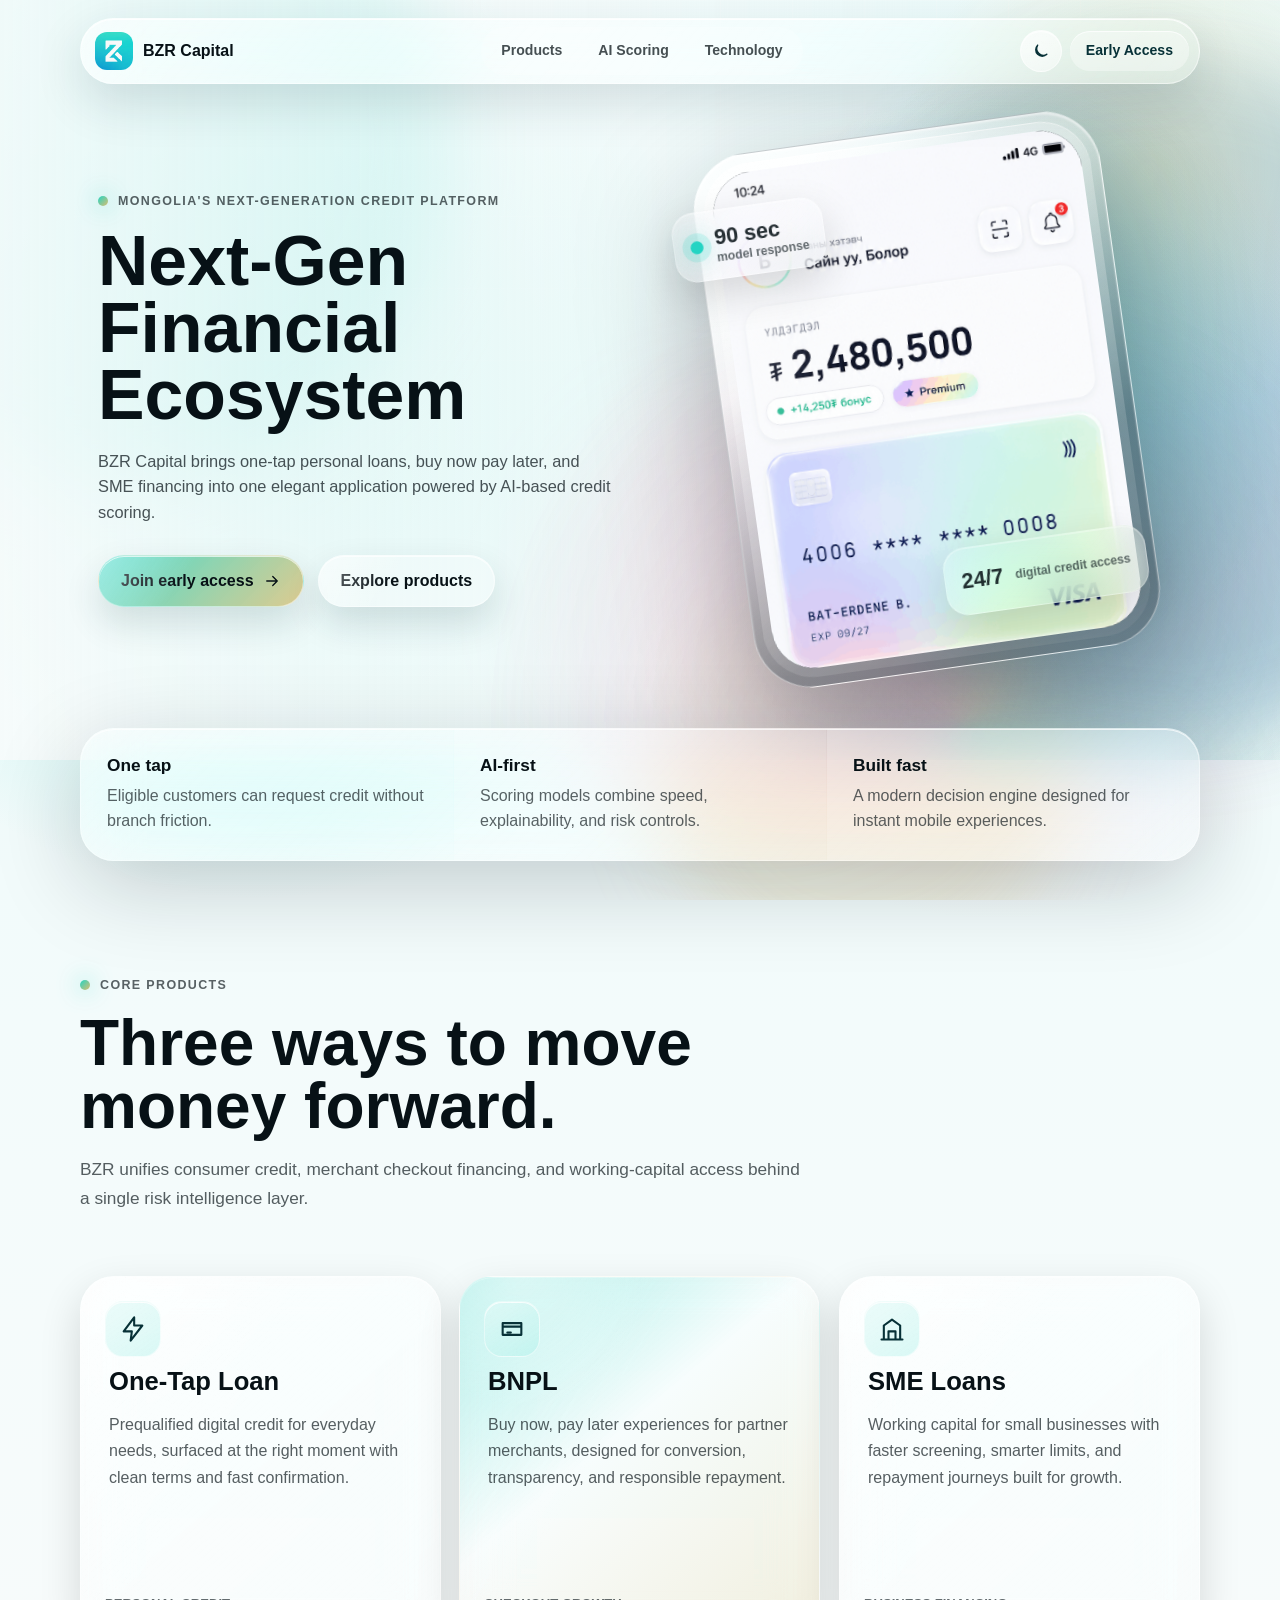
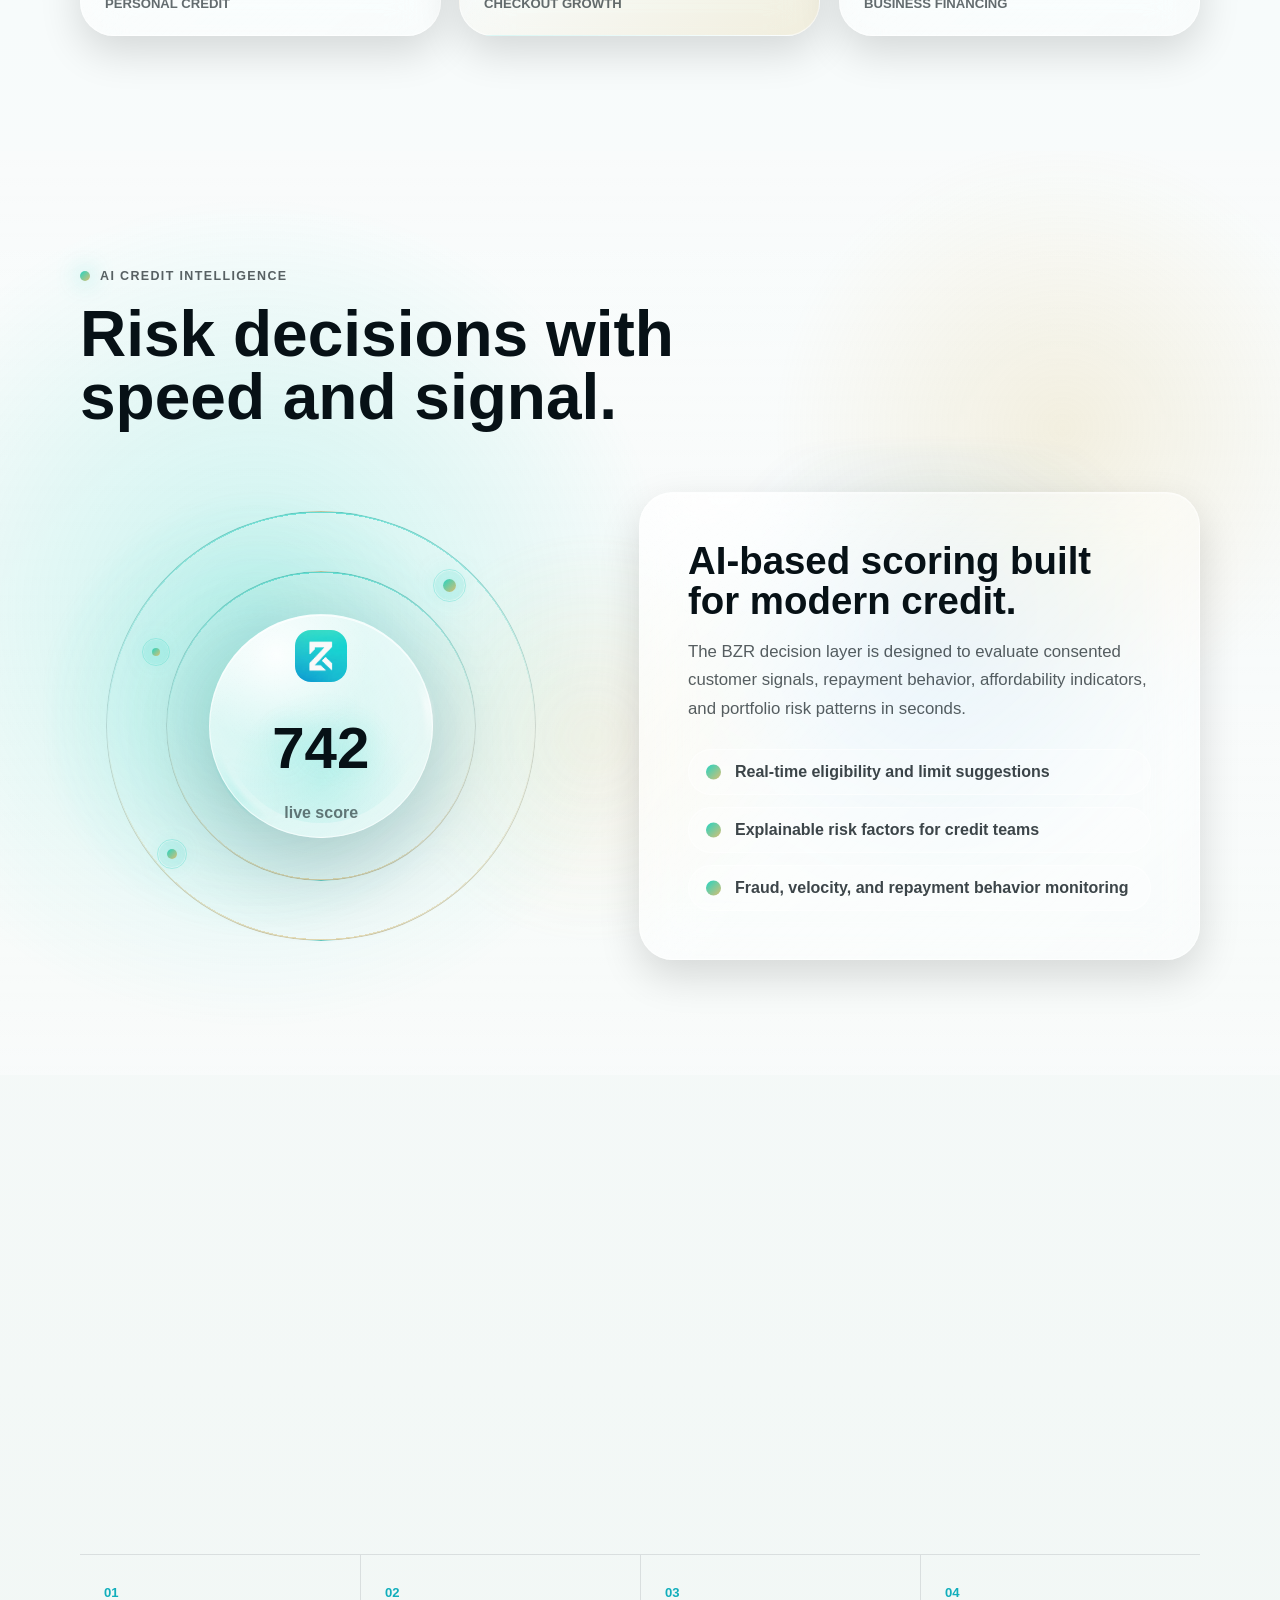
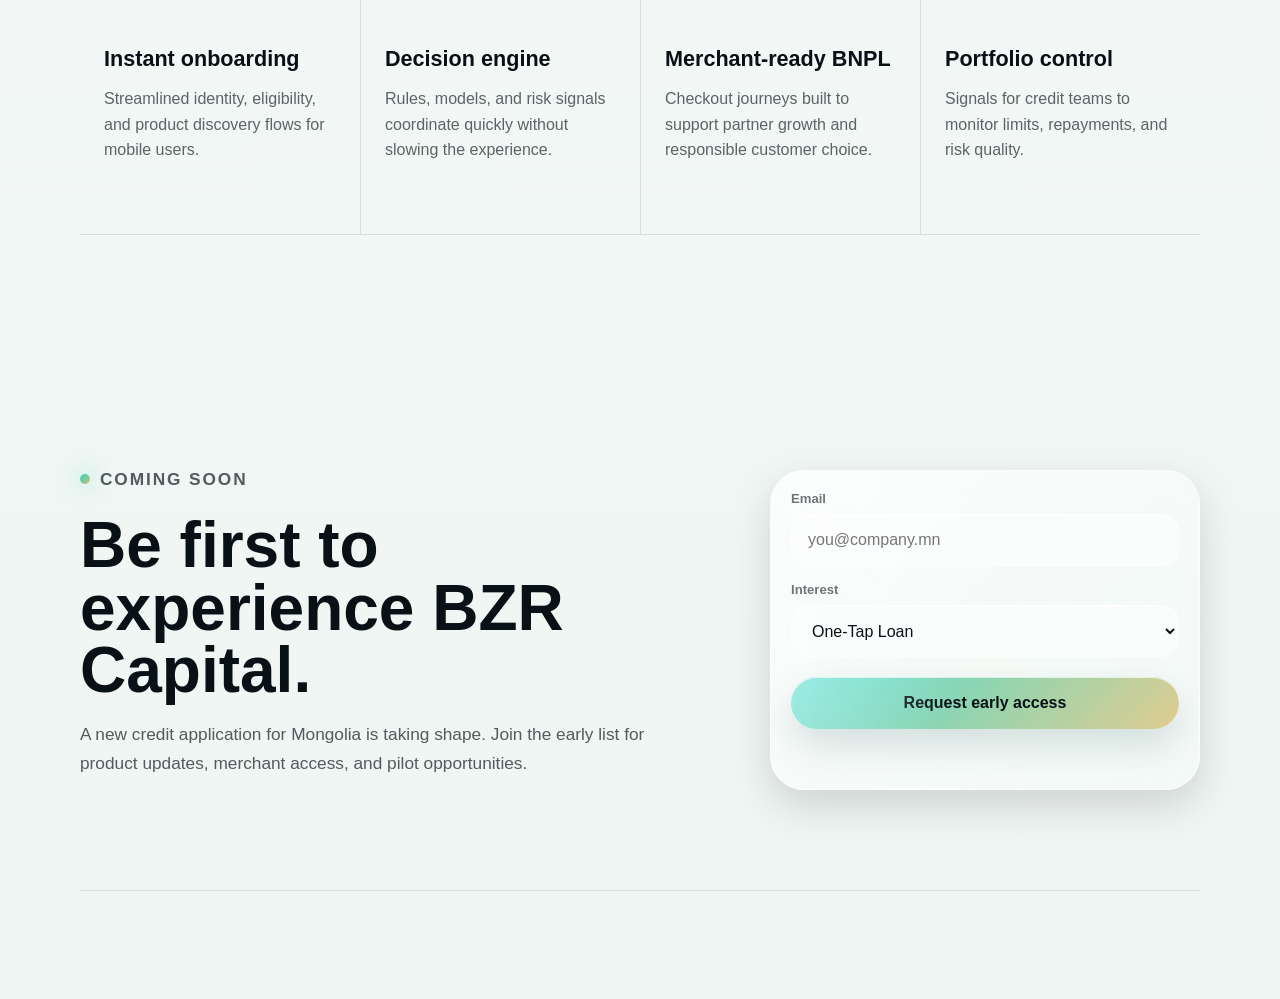
<file: index.html>
<!doctype html>
<html lang="en">
  <head>
    <meta charset="UTF-8" />
    <meta name="viewport" content="width=device-width, initial-scale=1.0" />
    <title>BZR Capital | One-tap credit for Mongolia</title>
    <meta
      name="description"
      content="BZR Capital is building a next-generation Mongolian fintech platform for one-tap loans, BNPL, SME financing, and AI-powered credit scoring."
    />
    <link rel="icon" href="assets/logo.png" type="image/png" />
    <script>
      (() => {
        try {
          const savedTheme = localStorage.getItem("bzr-theme");
          const prefersDark = window.matchMedia("(prefers-color-scheme: dark)").matches;
          document.documentElement.dataset.theme = savedTheme || (prefersDark ? "dark" : "light");
        } catch {
          document.documentElement.dataset.theme = "light";
        }
      })();
    </script>
    <link rel="stylesheet" href="styles.css" />
  </head>
  <body>
    <div class="ambient" aria-hidden="true">
      <span class="aura aura-cyan"></span>
      <span class="aura aura-blue"></span>
      <span class="aura aura-gold"></span>
      <span class="aura aura-rose"></span>
    </div>

    <header class="site-header">
      <a class="brand" href="#top" aria-label="BZR Capital home">
        <img src="assets/logo.png" alt="" />
        <span>BZR Capital</span>
      </a>
      <nav class="nav-links" aria-label="Primary navigation">
        <a href="#products">Products</a>
        <a href="#intelligence">AI Scoring</a>
        <a href="#platform">Technology</a>
      </nav>
      <div class="header-actions">
        <button class="theme-toggle" type="button" aria-label="Switch to dark mode" aria-pressed="false">
          <svg class="icon-sun" viewBox="0 0 24 24" aria-hidden="true">
            <path d="M12 4V2m0 20v-2m8-8h2M2 12h2m14.95-6.95 1.41-1.41M3.64 20.36l1.41-1.41m0-13.9L3.64 3.64m16.72 16.72-1.41-1.41" />
            <circle cx="12" cy="12" r="4" />
          </svg>
          <svg class="icon-moon" viewBox="0 0 24 24" aria-hidden="true">
            <path d="M20 15.6A8.5 8.5 0 0 1 8.4 4 7 7 0 1 0 20 15.6Z" />
          </svg>
        </button>
        <a class="nav-cta" href="#waitlist">Early Access</a>
      </div>
    </header>

    <main id="top">
      <section class="hero" aria-labelledby="hero-title">
        <div class="hero-copy">
          <p class="eyebrow">
            <span></span>
            Mongolia's next-generation credit platform
          </p>
          <h1 id="hero-title">Next-Gen Financial Ecosystem</h1>
          <p class="hero-lede">
            BZR Capital brings one-tap personal loans, buy now pay later, and SME financing into
            one elegant application powered by AI-based credit scoring.
          </p>
          <div class="hero-actions">
            <a class="button button-primary" href="#waitlist">
              Join early access
              <svg viewBox="0 0 24 24" aria-hidden="true">
                <path d="M5 12h14m-6-6 6 6-6 6" />
              </svg>
            </a>
            <a class="button button-secondary" href="#products">Explore products</a>
          </div>
        </div>

        <div class="hero-visual" aria-label="BZR mobile app preview">
          <div class="phone-shell" data-tilt>
            <div class="phone-glass"></div>
            <div class="phone-screen">
              <img class="app-shot app-shot-light" src="assets/ss_light.png" alt="" />
              <img class="app-shot app-shot-dark" src="assets/ss_dark.png" alt="" />
            </div>
          </div>
          <div class="floating-card floating-card-top">
            <span class="pulse"></span>
            <div>
              <strong class="floating-card-title">90 sec</strong>
              <small>model response</small>
            </div>
          </div>
          <div class="floating-card floating-card-bottom">
            <strong>24/7</strong>
            <small>digital credit access</small>
          </div>
        </div>
      </section>

      <section class="signal-strip" aria-label="Platform highlights">
        <div>
          <strong>One tap</strong>
          <span>Eligible customers can request credit without branch friction.</span>
        </div>
        <div>
          <strong>AI-first</strong>
          <span>Scoring models combine speed, explainability, and risk controls.</span>
        </div>
        <div>
          <strong>Built fast</strong>
          <span>A modern decision engine designed for instant mobile experiences.</span>
        </div>
      </section>

      <section class="section" id="products">
        <div class="section-heading">
          <p class="eyebrow"><span></span>Core products</p>
          <h2>Three ways to move money forward.</h2>
          <p>
            BZR unifies consumer credit, merchant checkout financing, and working-capital access
            behind a single risk intelligence layer.
          </p>
        </div>
        <div class="product-grid">
          <article class="glass-card product-card">
            <div class="icon-badge">
              <svg viewBox="0 0 24 24" aria-hidden="true">
                <path d="m13 2-9 12h7l-1 8 10-13h-7l0-7Z" />
              </svg>
            </div>
            <h3>One-Tap Loan</h3>
            <p>
              Prequalified digital credit for everyday needs, surfaced at the right moment with
              clean terms and fast confirmation.
            </p>
            <span>Personal credit</span>
          </article>
          <article class="glass-card product-card product-card-accent">
            <div class="icon-badge">
              <svg viewBox="0 0 24 24" aria-hidden="true">
                <path d="M4 7h16v10H4zM4 10h16M8 15h3" />
              </svg>
            </div>
            <h3>BNPL</h3>
            <p>
              Buy now, pay later experiences for partner merchants, designed for conversion,
              transparency, and responsible repayment.
            </p>
            <span>Checkout growth</span>
          </article>
          <article class="glass-card product-card">
            <div class="icon-badge">
              <svg viewBox="0 0 24 24" aria-hidden="true">
                <path d="M3 21h18M5 21V9l7-5 7 5v12M9 21v-7h6v7" />
              </svg>
            </div>
            <h3>SME Loans</h3>
            <p>
              Working capital for small businesses with faster screening, smarter limits, and
              repayment journeys built for growth.
            </p>
            <span>Business financing</span>
          </article>
        </div>
      </section>

      <section class="intelligence-band" id="intelligence">
        <div class="section-heading">
          <p class="eyebrow"><span></span>AI credit intelligence</p>
          <h2>Risk decisions with speed and signal.</h2>
        </div>
        <div class="intelligence-layout">
          <div class="model-orbit" aria-hidden="true">
            <span class="orbit-ring"></span>
            <span class="orbit-ring ring-two"></span>
            <span class="score-sheen"></span>
            <span class="signal-dot dot-one"></span>
            <span class="signal-dot dot-two"></span>
            <span class="signal-dot dot-three"></span>
            <div class="model-core">
              <img src="assets/logo.png" alt="" />
              <strong data-count-to="742">742</strong>
              <span>live score</span>
            </div>
          </div>
          <div class="glass-card intelligence-copy">
            <h3>AI-based scoring built for modern credit.</h3>
            <p>
              The BZR decision layer is designed to evaluate consented customer signals, repayment
              behavior, affordability indicators, and portfolio risk patterns in seconds.
            </p>
            <div class="check-list">
              <span>Real-time eligibility and limit suggestions</span>
              <span>Explainable risk factors for credit teams</span>
              <span>Fraud, velocity, and repayment behavior monitoring</span>
            </div>
          </div>
        </div>
      </section>

      <section class="section platform-section" id="platform">
        <div class="section-heading">
          <p class="eyebrow"><span></span>Fast technology</p>
          <h2>A fintech platform that feels native from the first tap.</h2>
          <p>
            Every interaction is designed to be light, secure, and responsive, from onboarding to
            approval to repayment.
          </p>
        </div>
        <div class="platform-grid">
          <article>
            <strong>01</strong>
            <h3>Instant onboarding</h3>
            <p>Streamlined identity, eligibility, and product discovery flows for mobile users.</p>
          </article>
          <article>
            <strong>02</strong>
            <h3>Decision engine</h3>
            <p>Rules, models, and risk signals coordinate quickly without slowing the experience.</p>
          </article>
          <article>
            <strong>03</strong>
            <h3>Merchant-ready BNPL</h3>
            <p>Checkout journeys built to support partner growth and responsible customer choice.</p>
          </article>
          <article>
            <strong>04</strong>
            <h3>Portfolio control</h3>
            <p>Signals for credit teams to monitor limits, repayments, and risk quality.</p>
          </article>
        </div>
      </section>

      <section class="waitlist" id="waitlist">
        <div>
          <p class="eyebrow"><span></span>Coming soon</p>
          <h2>Be first to experience BZR Capital.</h2>
          <p>
            A new credit application for Mongolia is taking shape. Join the early list for product
            updates, merchant access, and pilot opportunities.
          </p>
        </div>
        <form class="glass-card waitlist-form" id="waitlist-form">
          <label>
            <span>Email</span>
            <input type="email" name="email" placeholder="you@company.mn" required />
          </label>
          <label>
            <span>Interest</span>
            <select name="interest">
              <option>One-Tap Loan</option>
              <option>BNPL partnership</option>
              <option>SME financing</option>
              <option>Investor / ecosystem</option>
            </select>
          </label>
          <button class="button button-primary" type="submit">Request early access</button>
          <p class="form-note" role="status" aria-live="polite"></p>
        </form>
      </section>
    </main>

    <footer class="site-footer">
      <a class="brand" href="#top" aria-label="BZR Capital home">
        <img src="assets/logo.png" alt="" />
        <span>BZR Capital</span>
      </a>
      <p>One-tap loans, BNPL, SME financing, and AI credit scoring. Coming soon.</p>
    </footer>

    <script src="script.js"></script>
  </body>
</html>
</file>
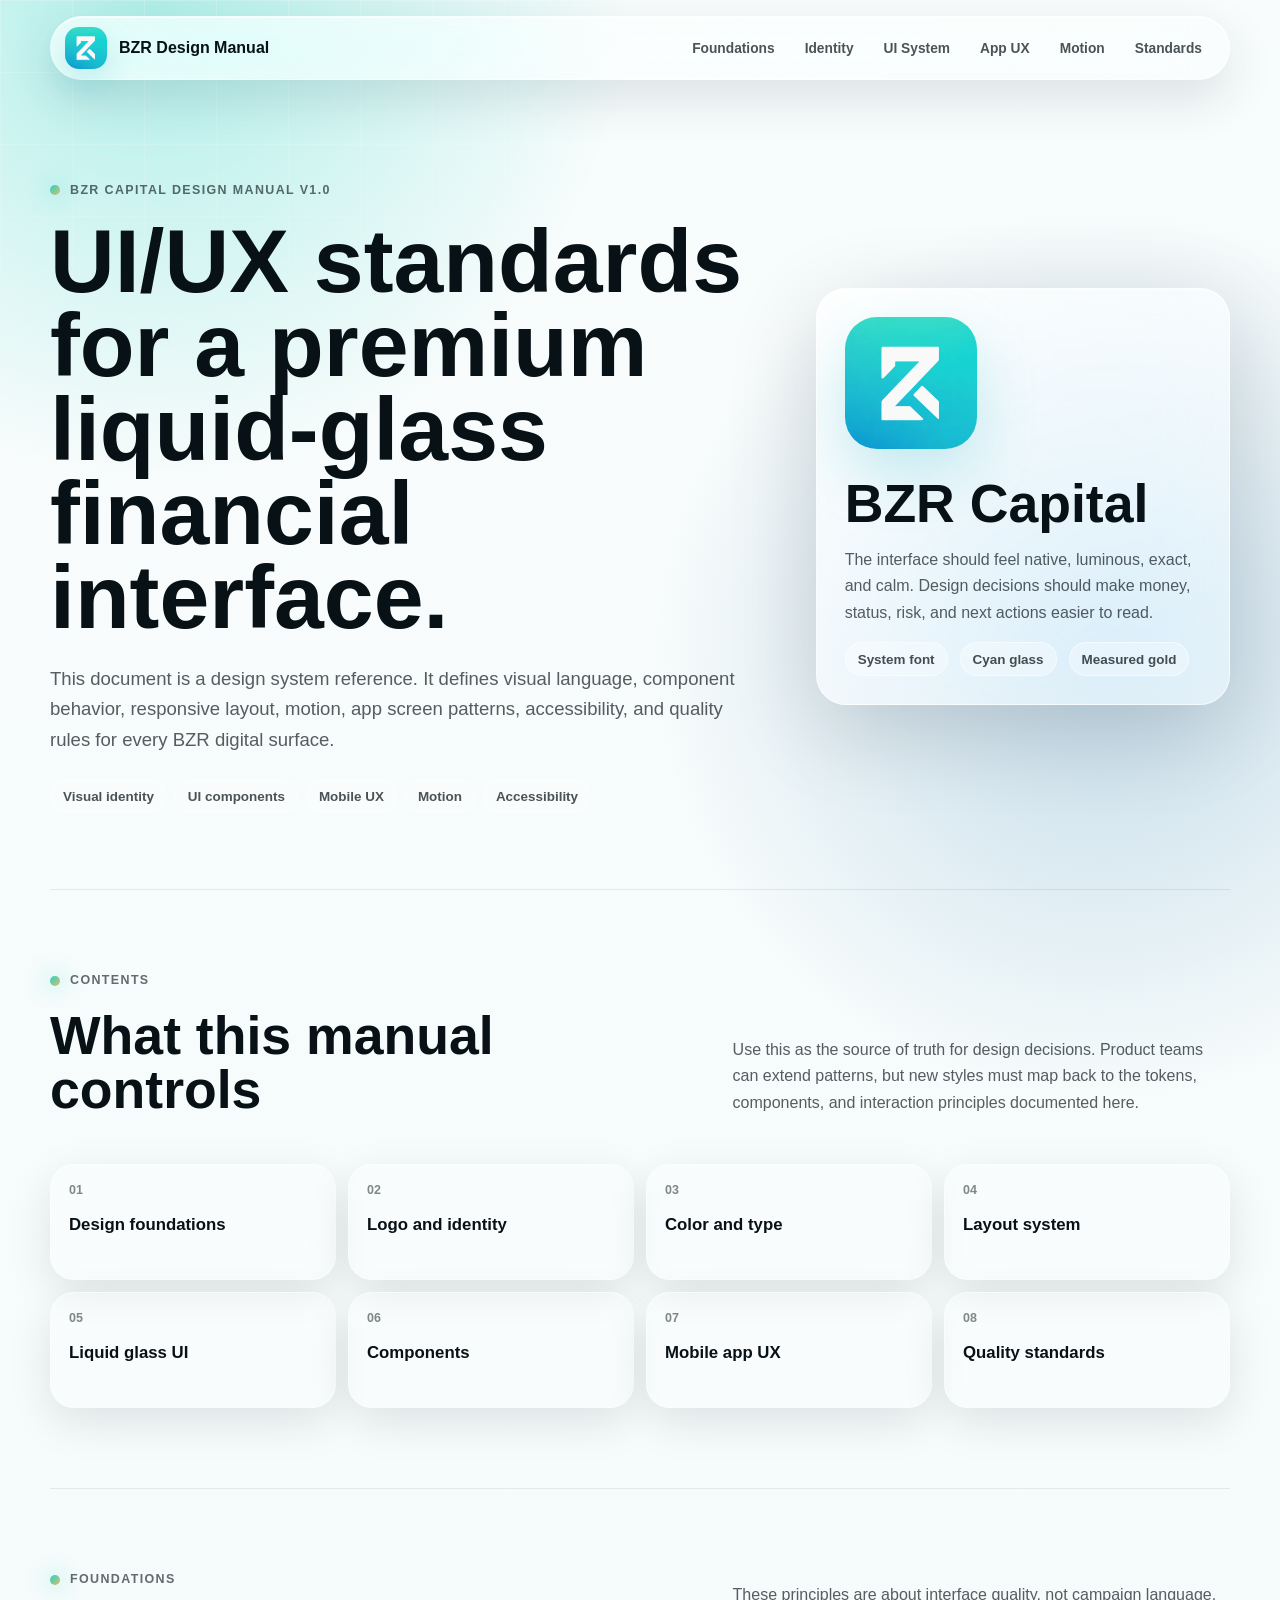
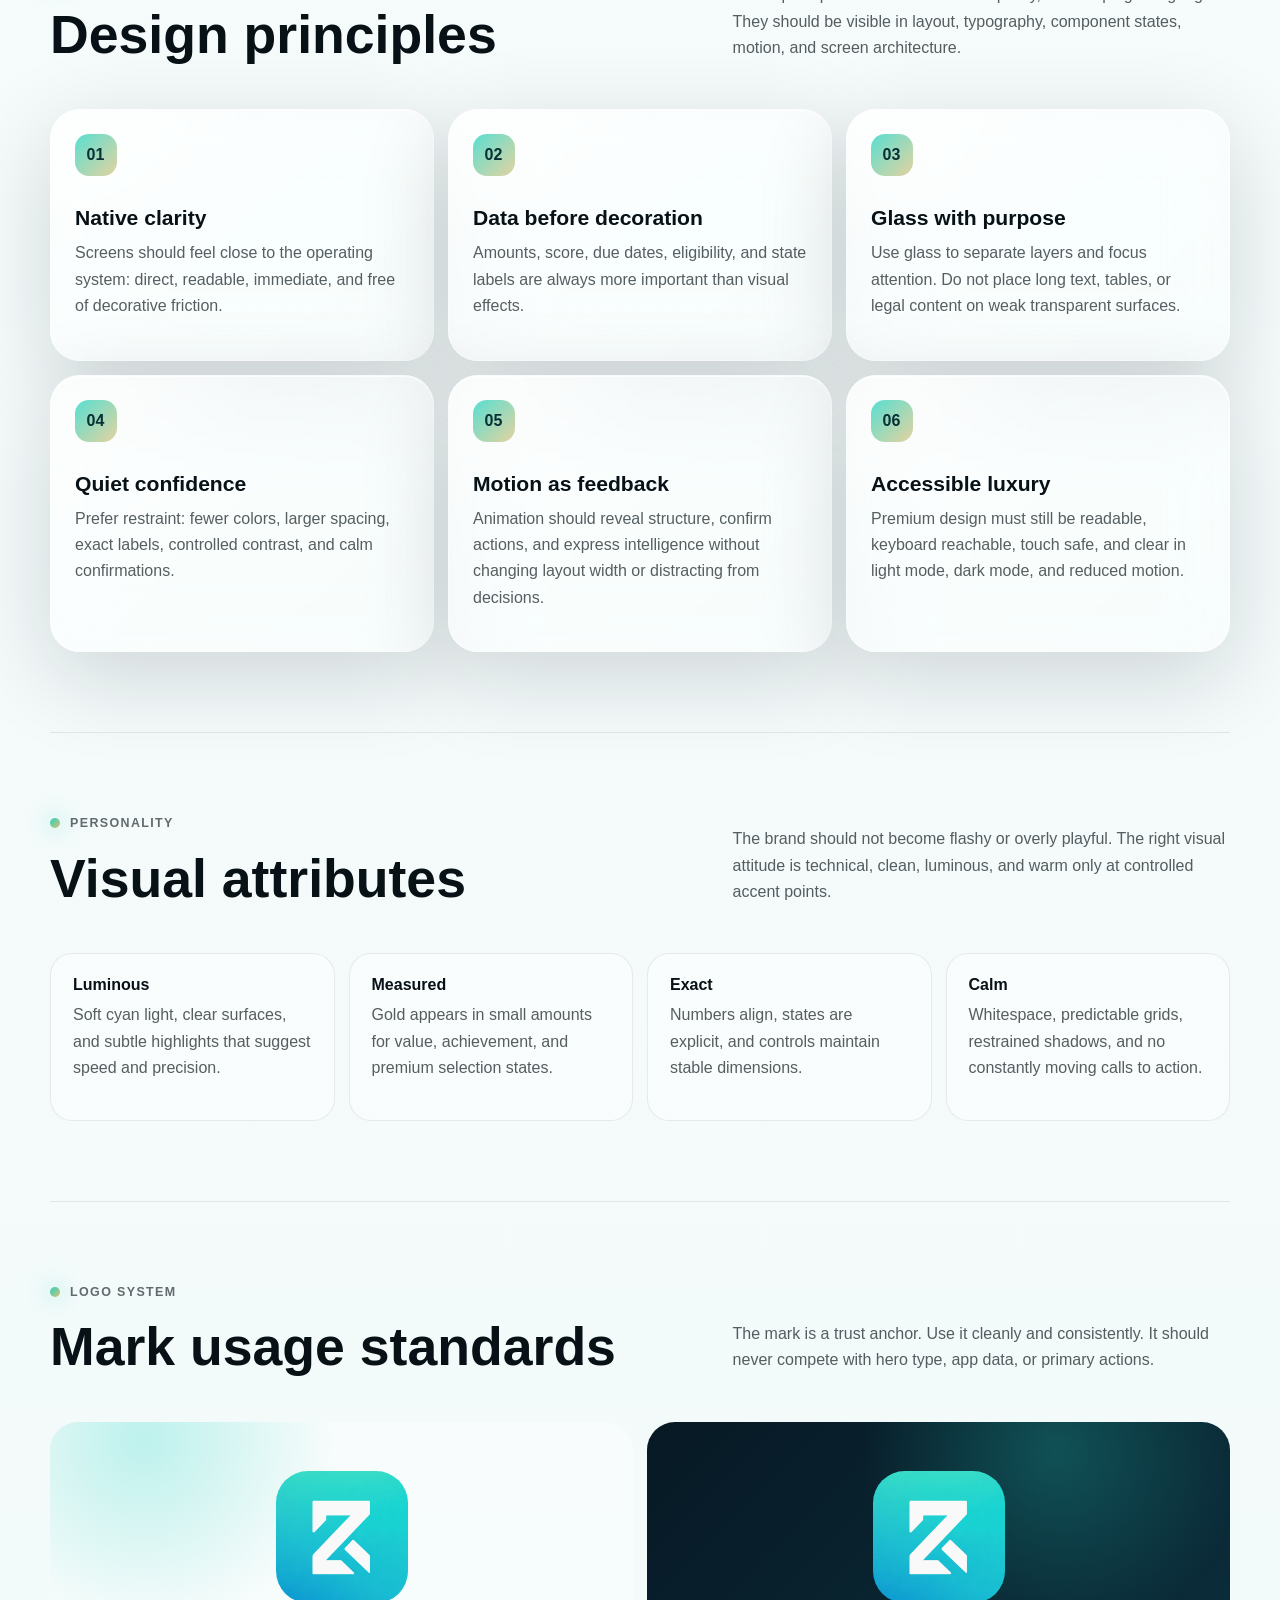
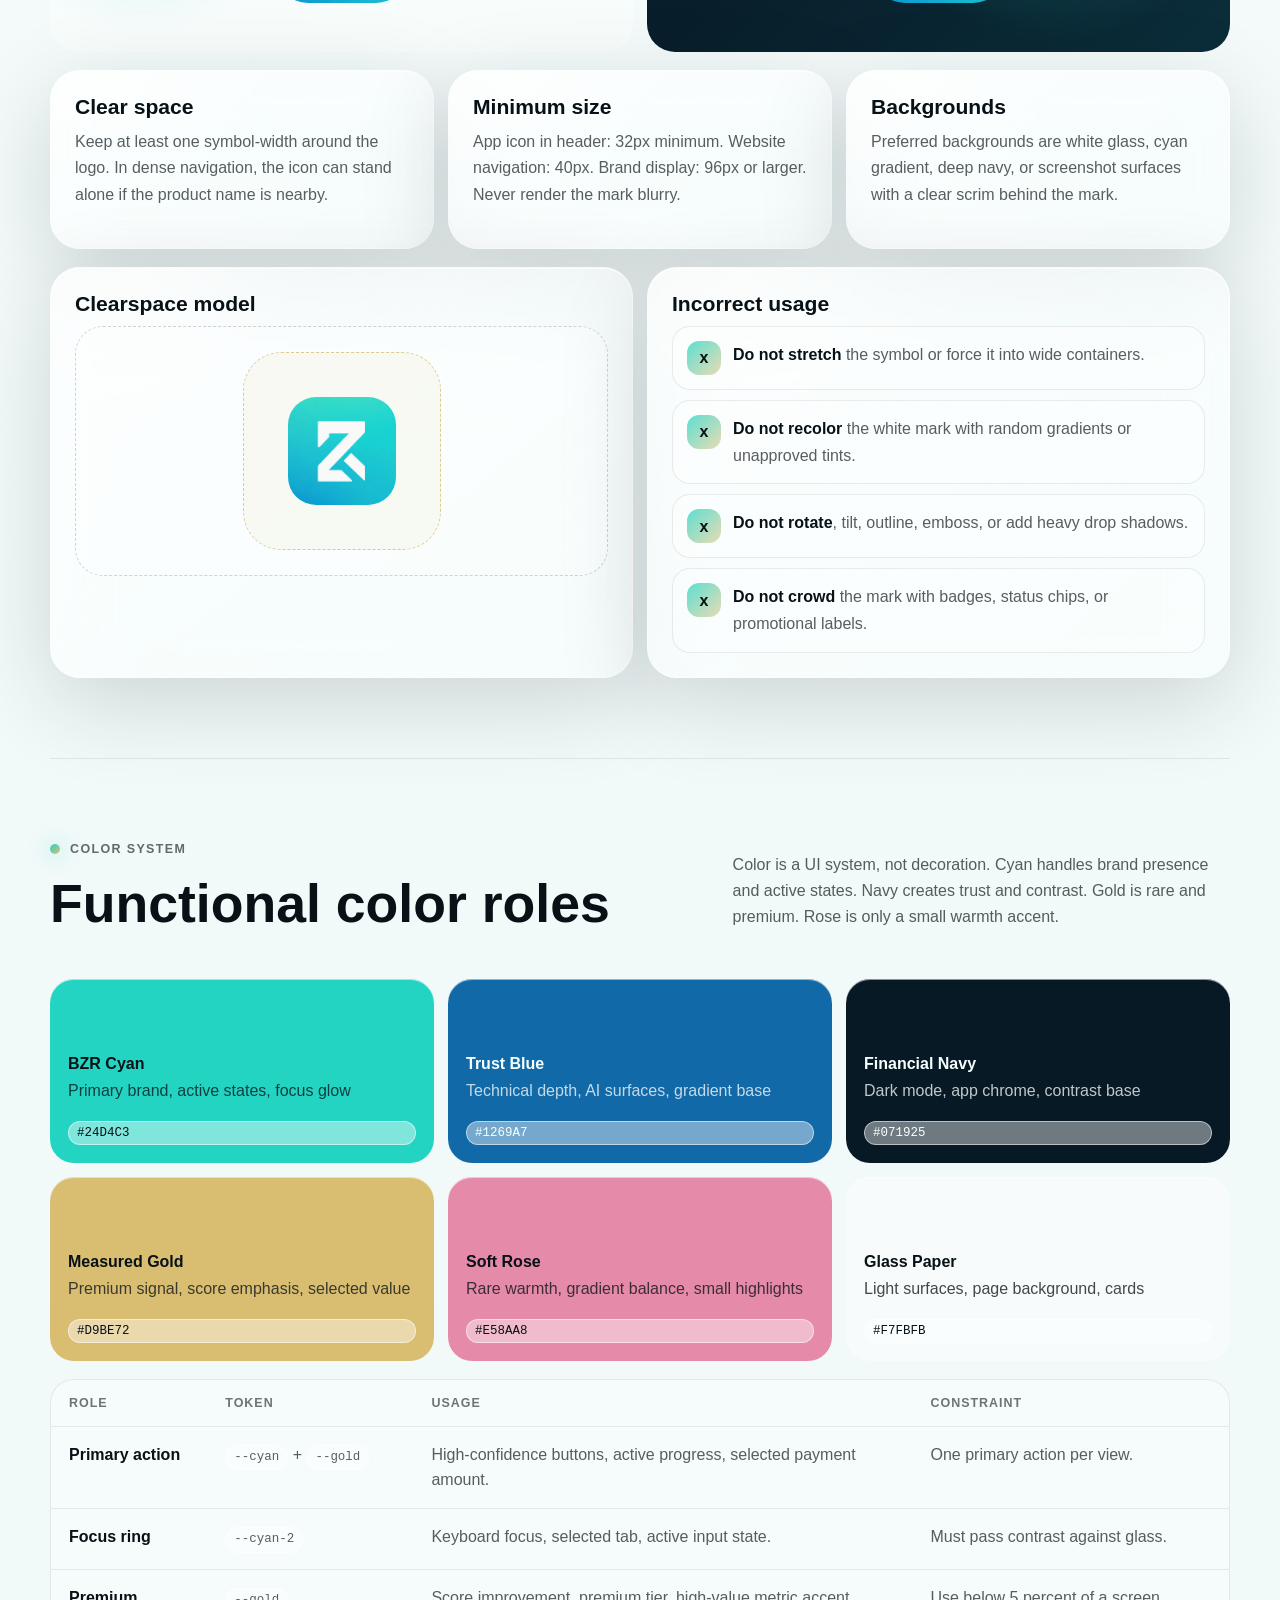
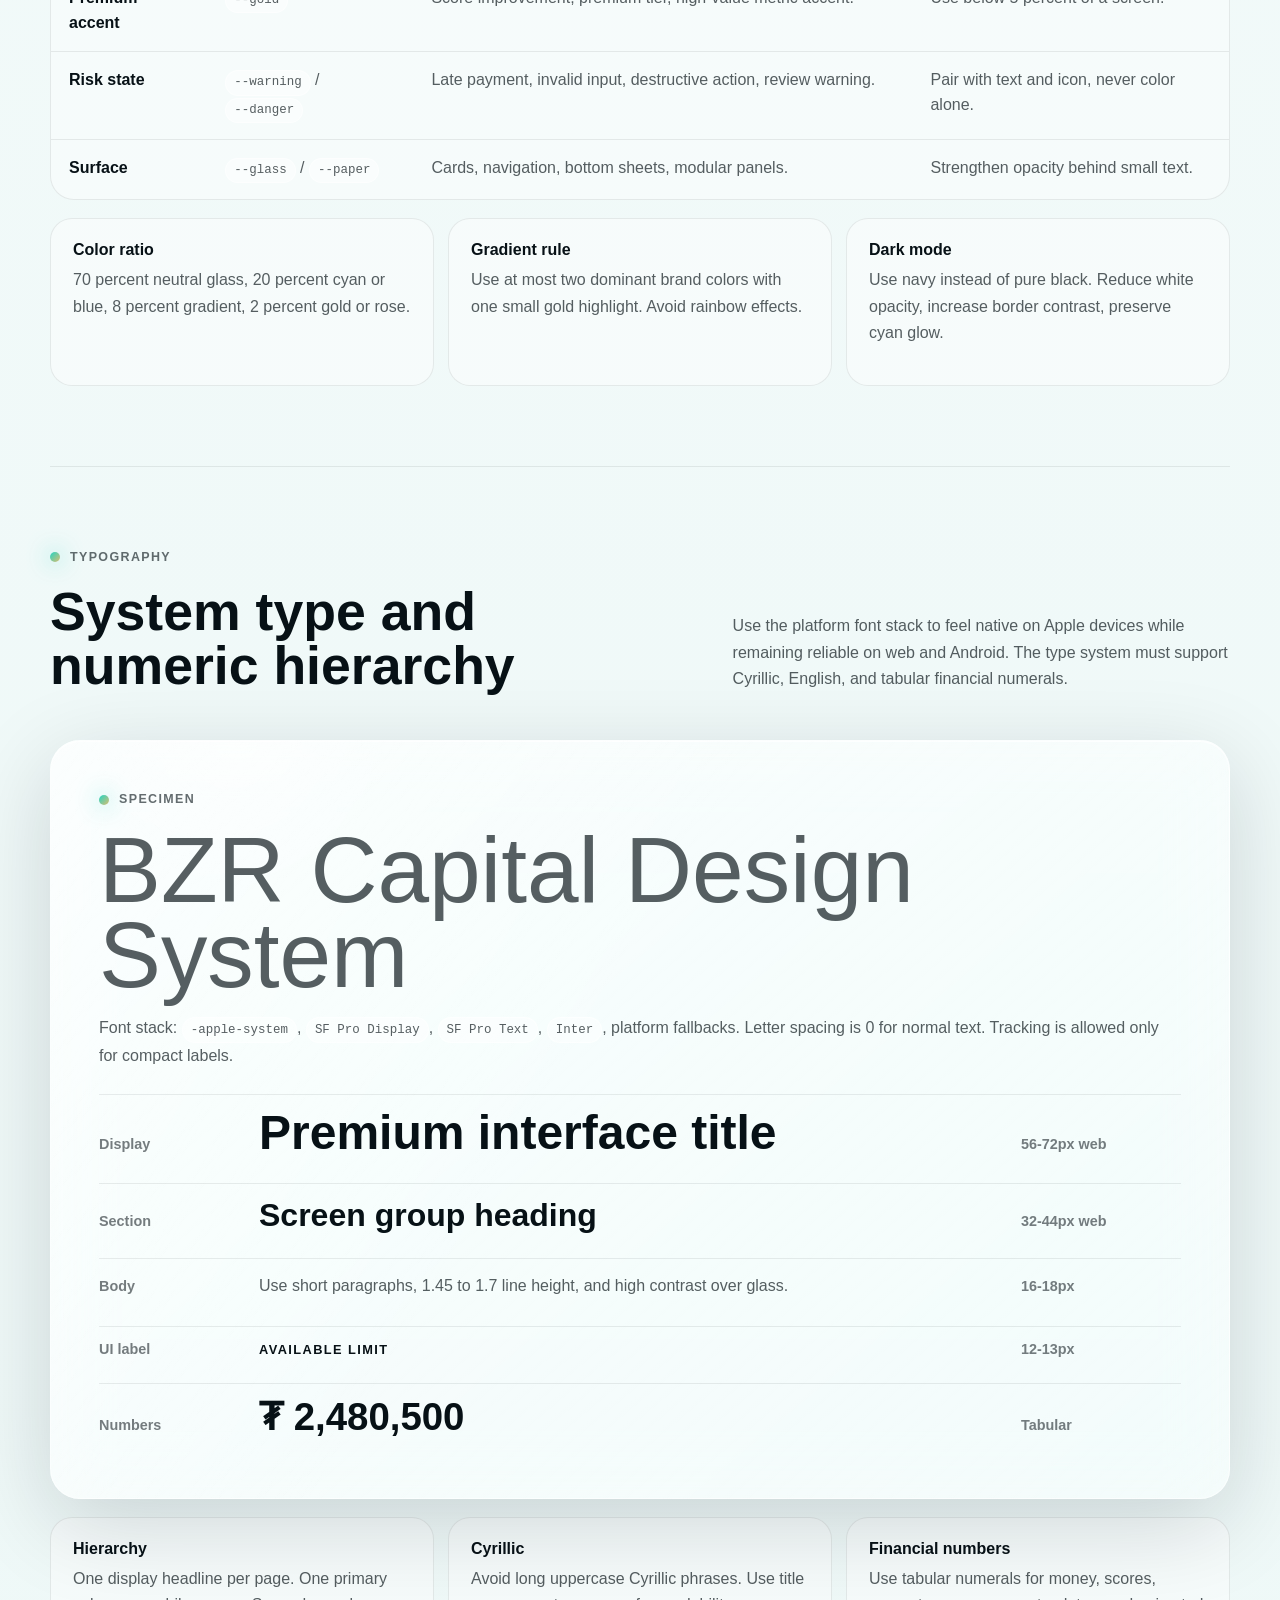
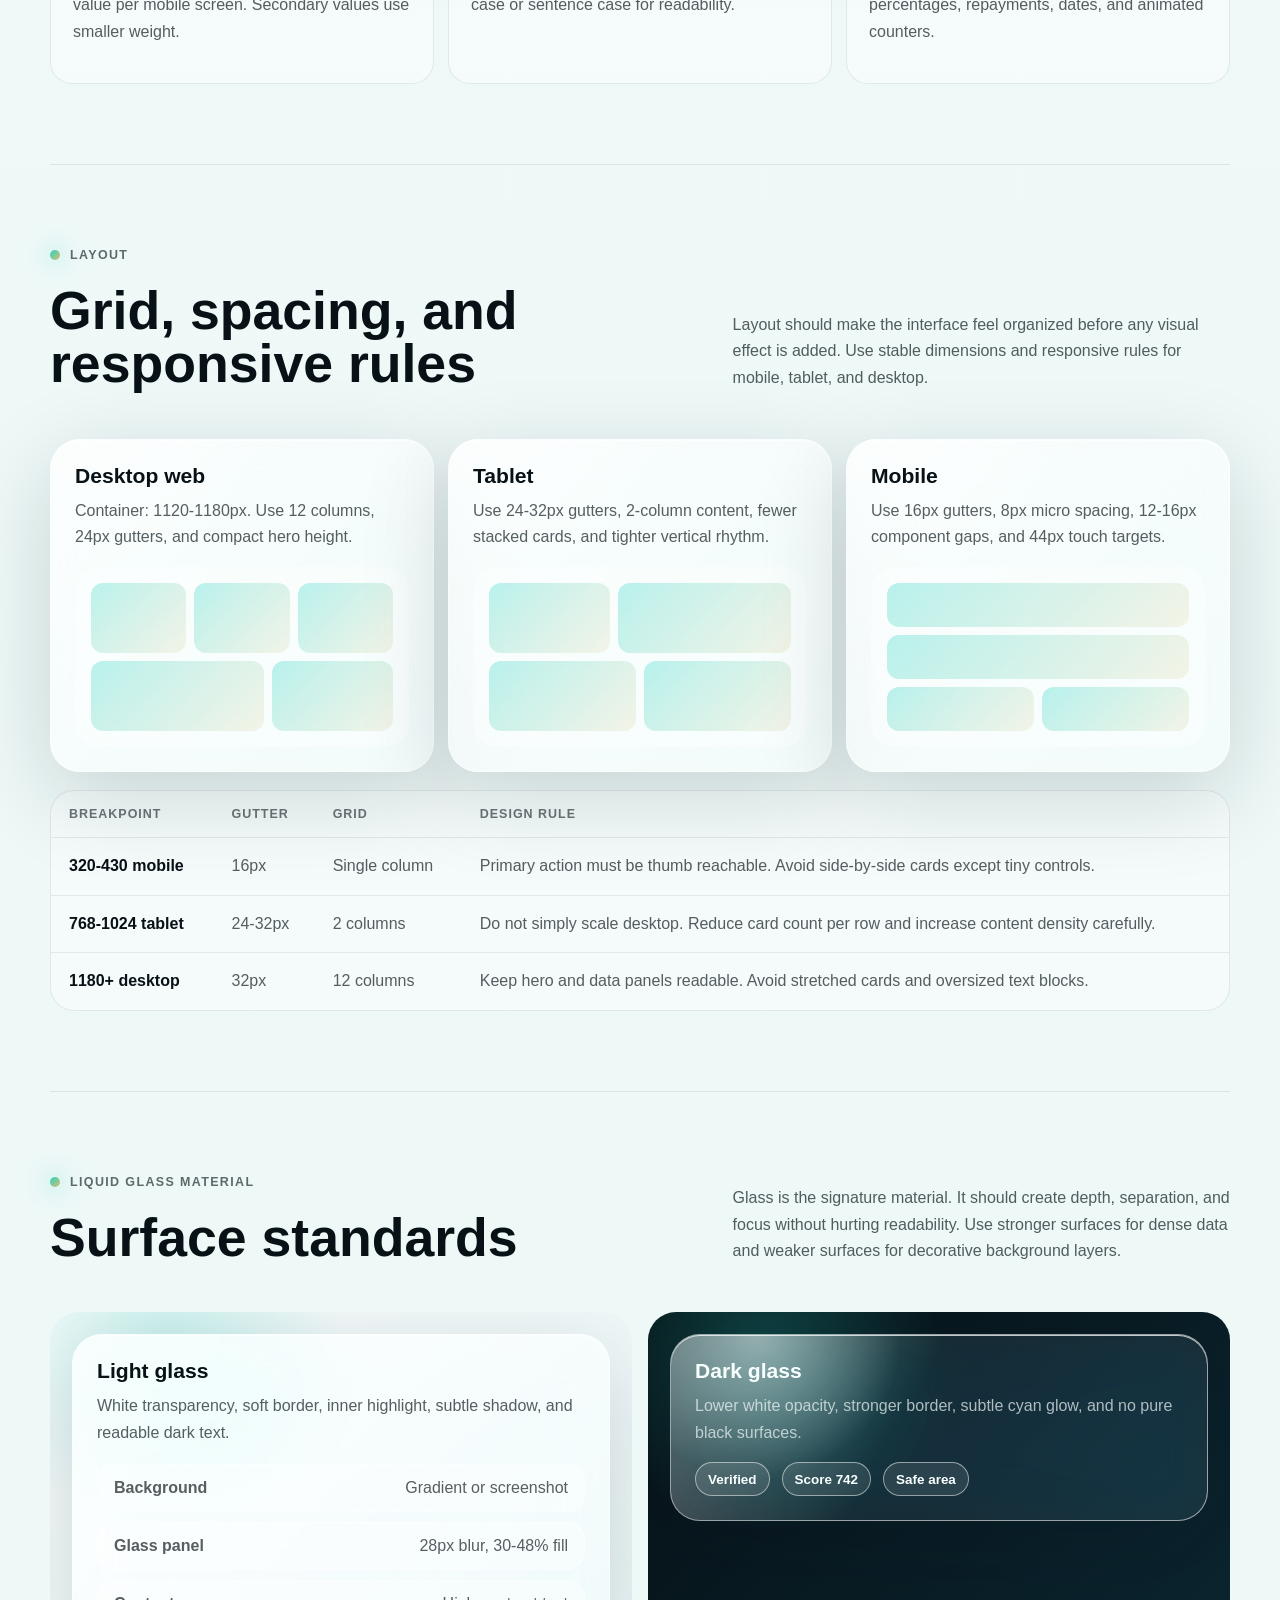
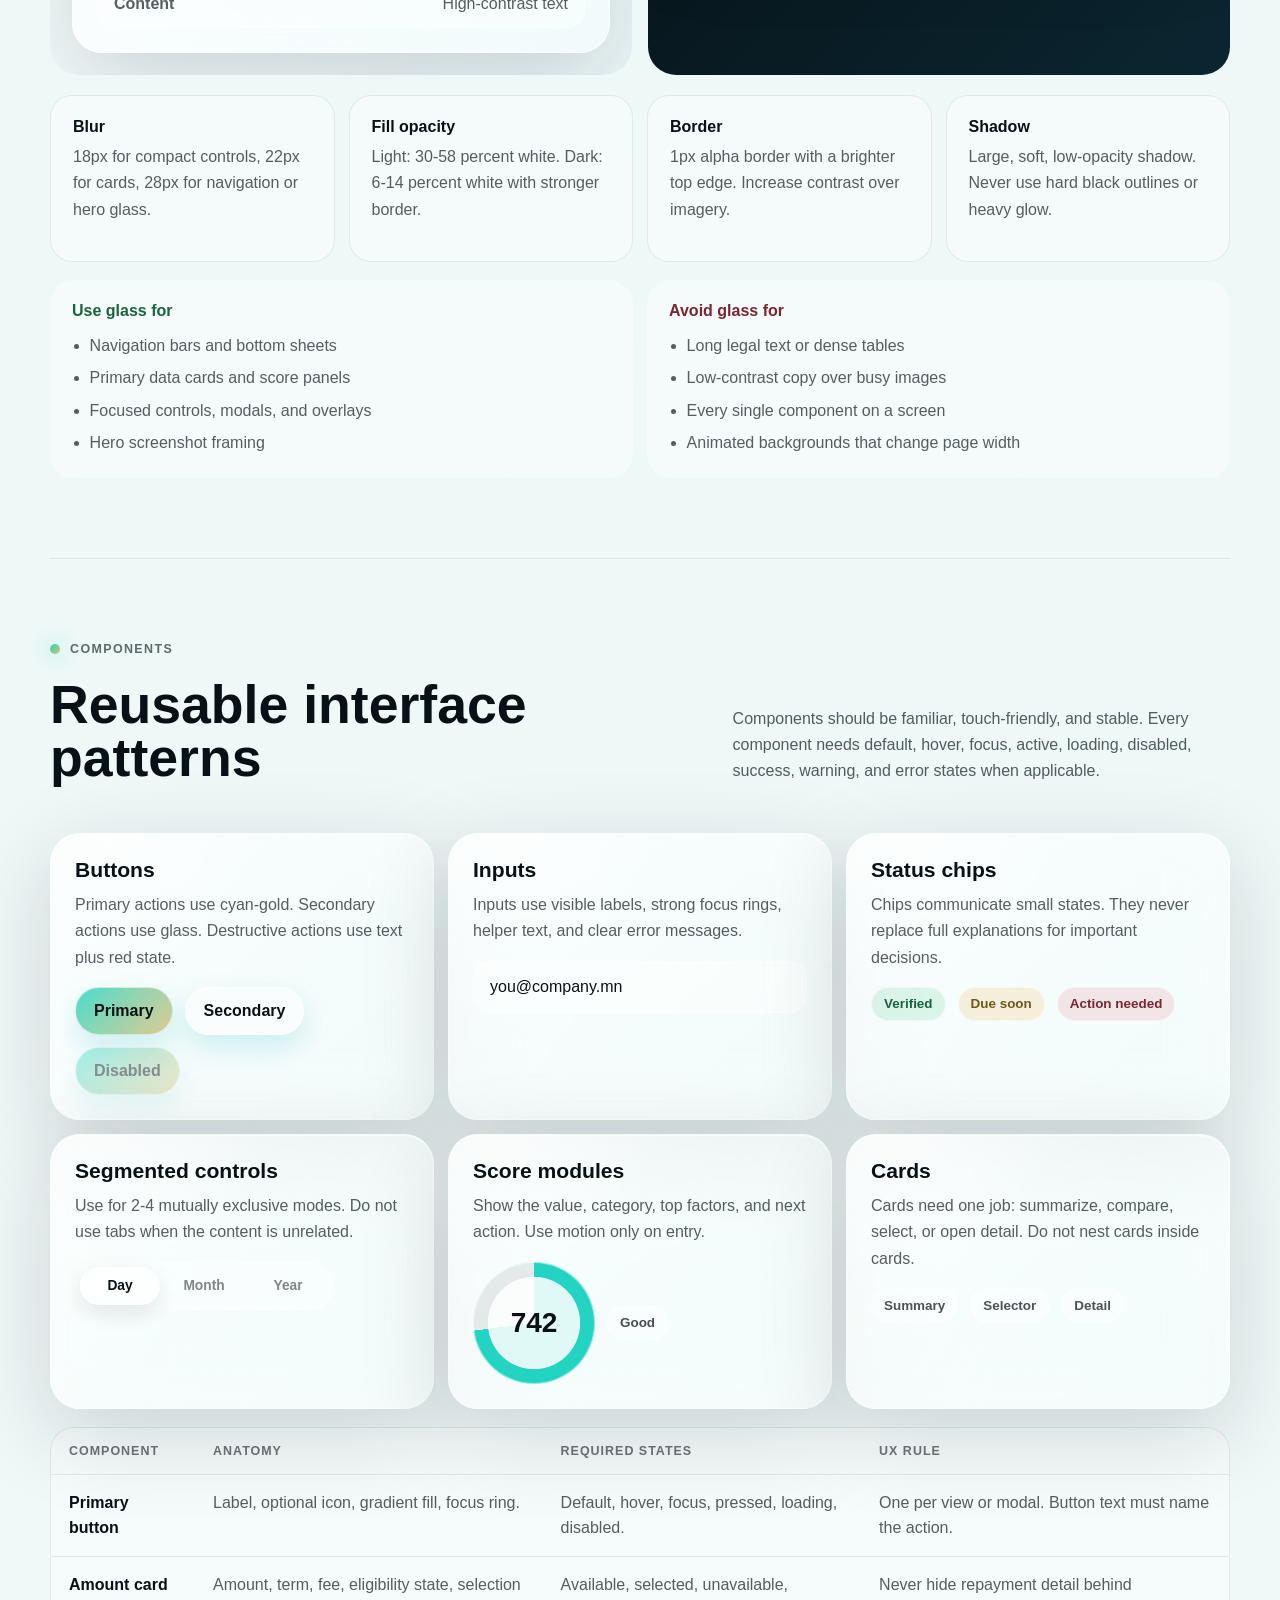
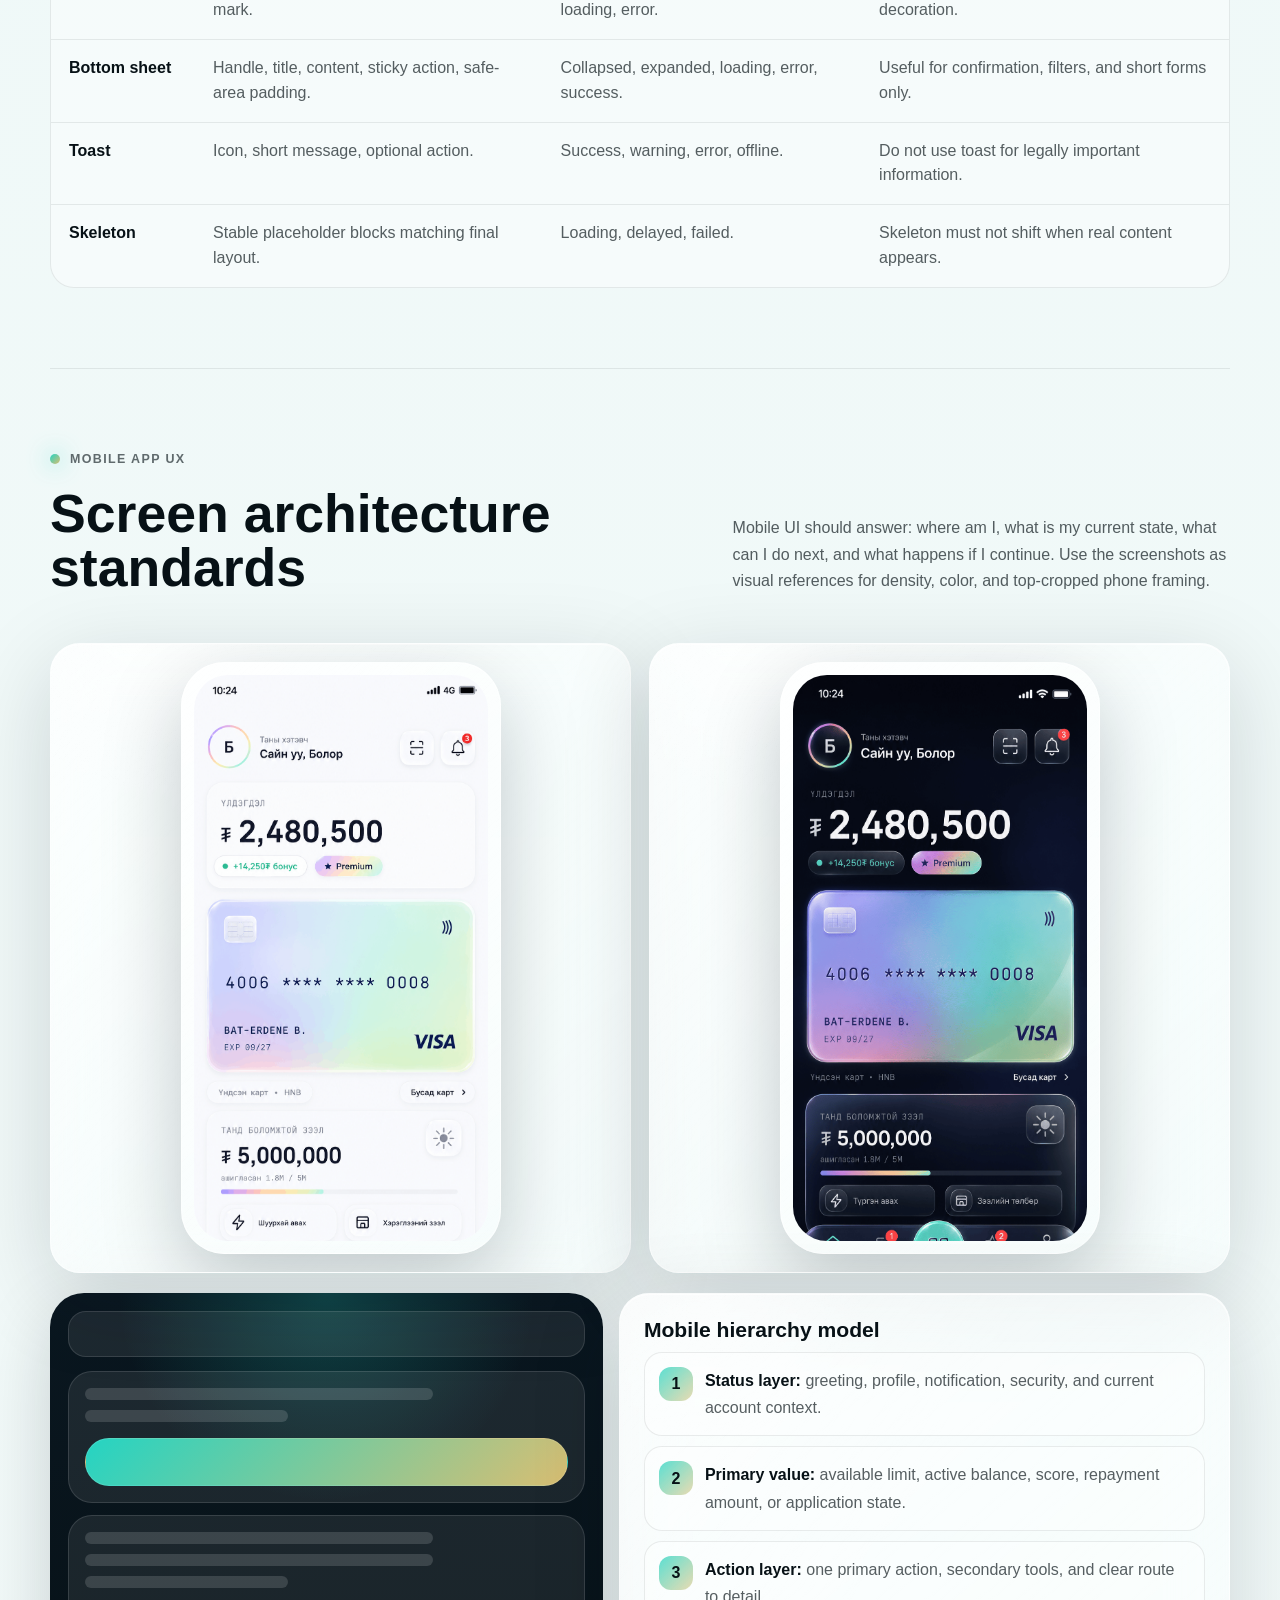
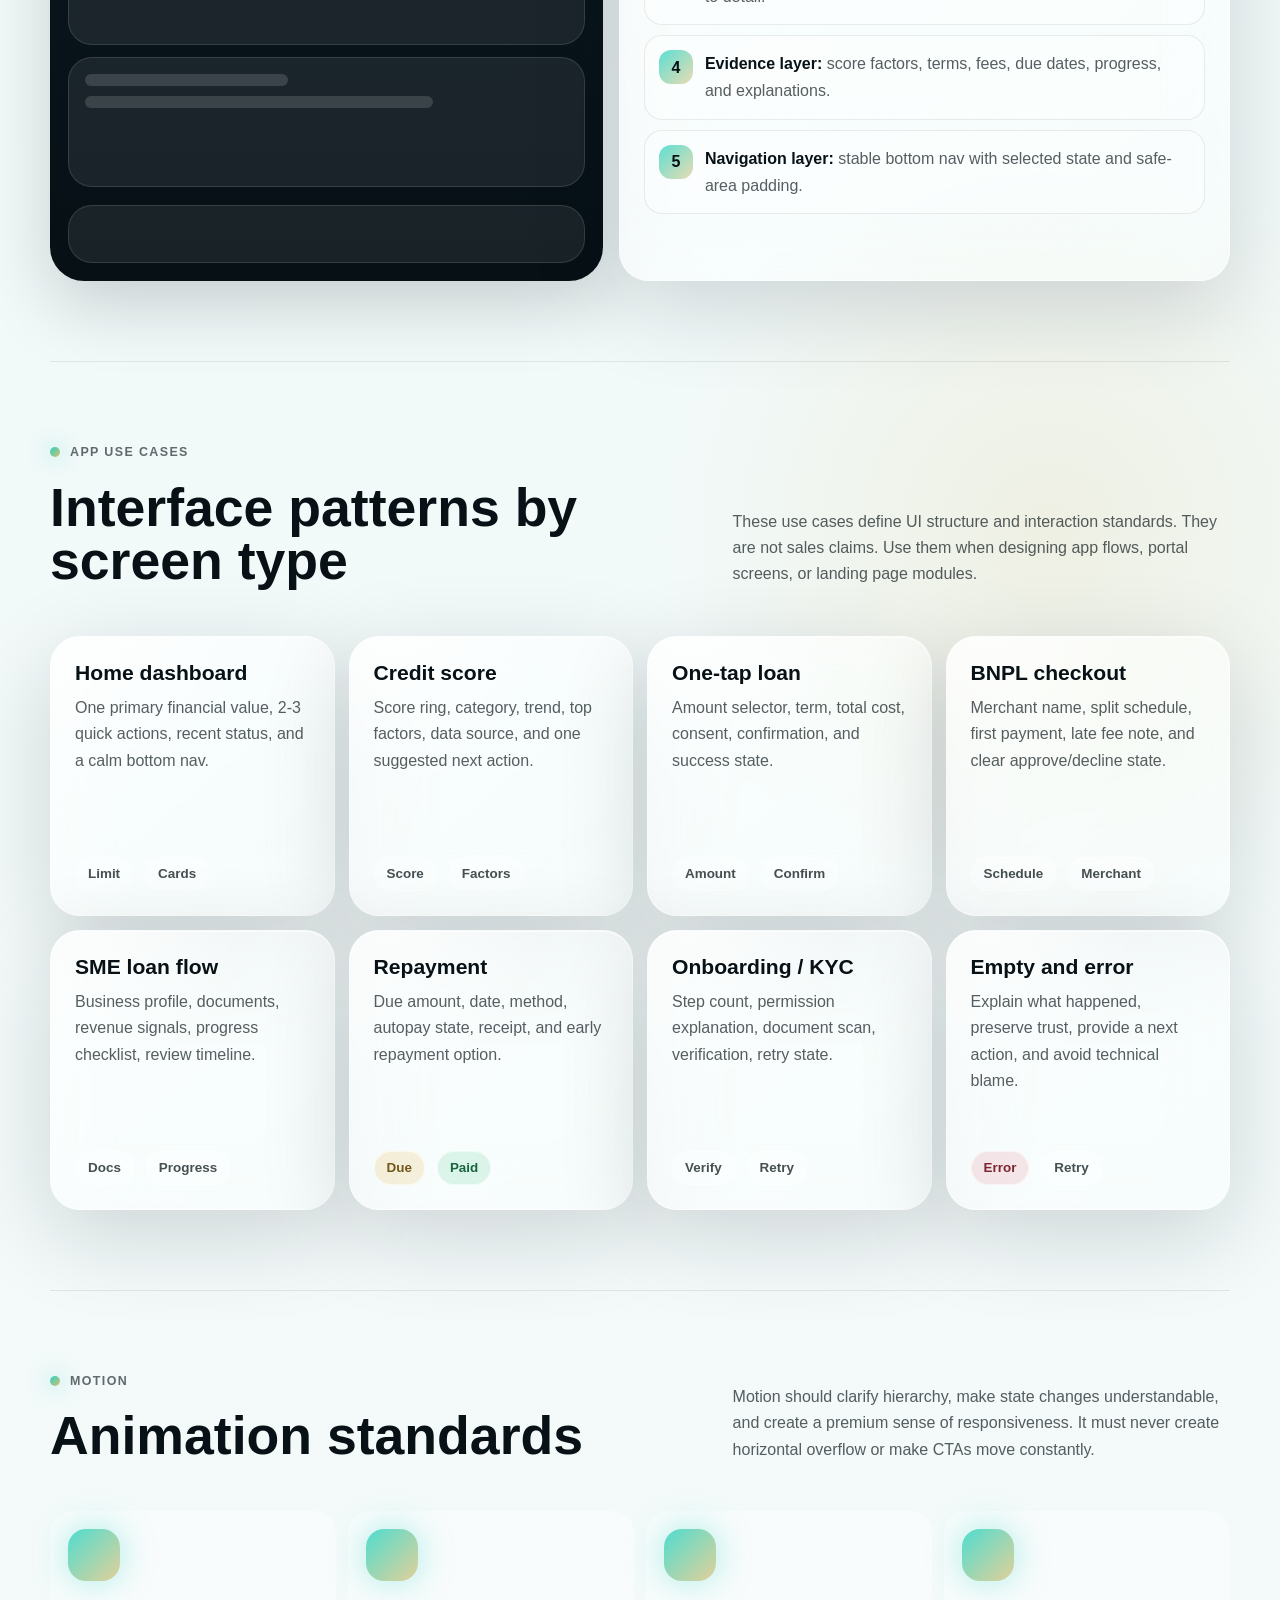
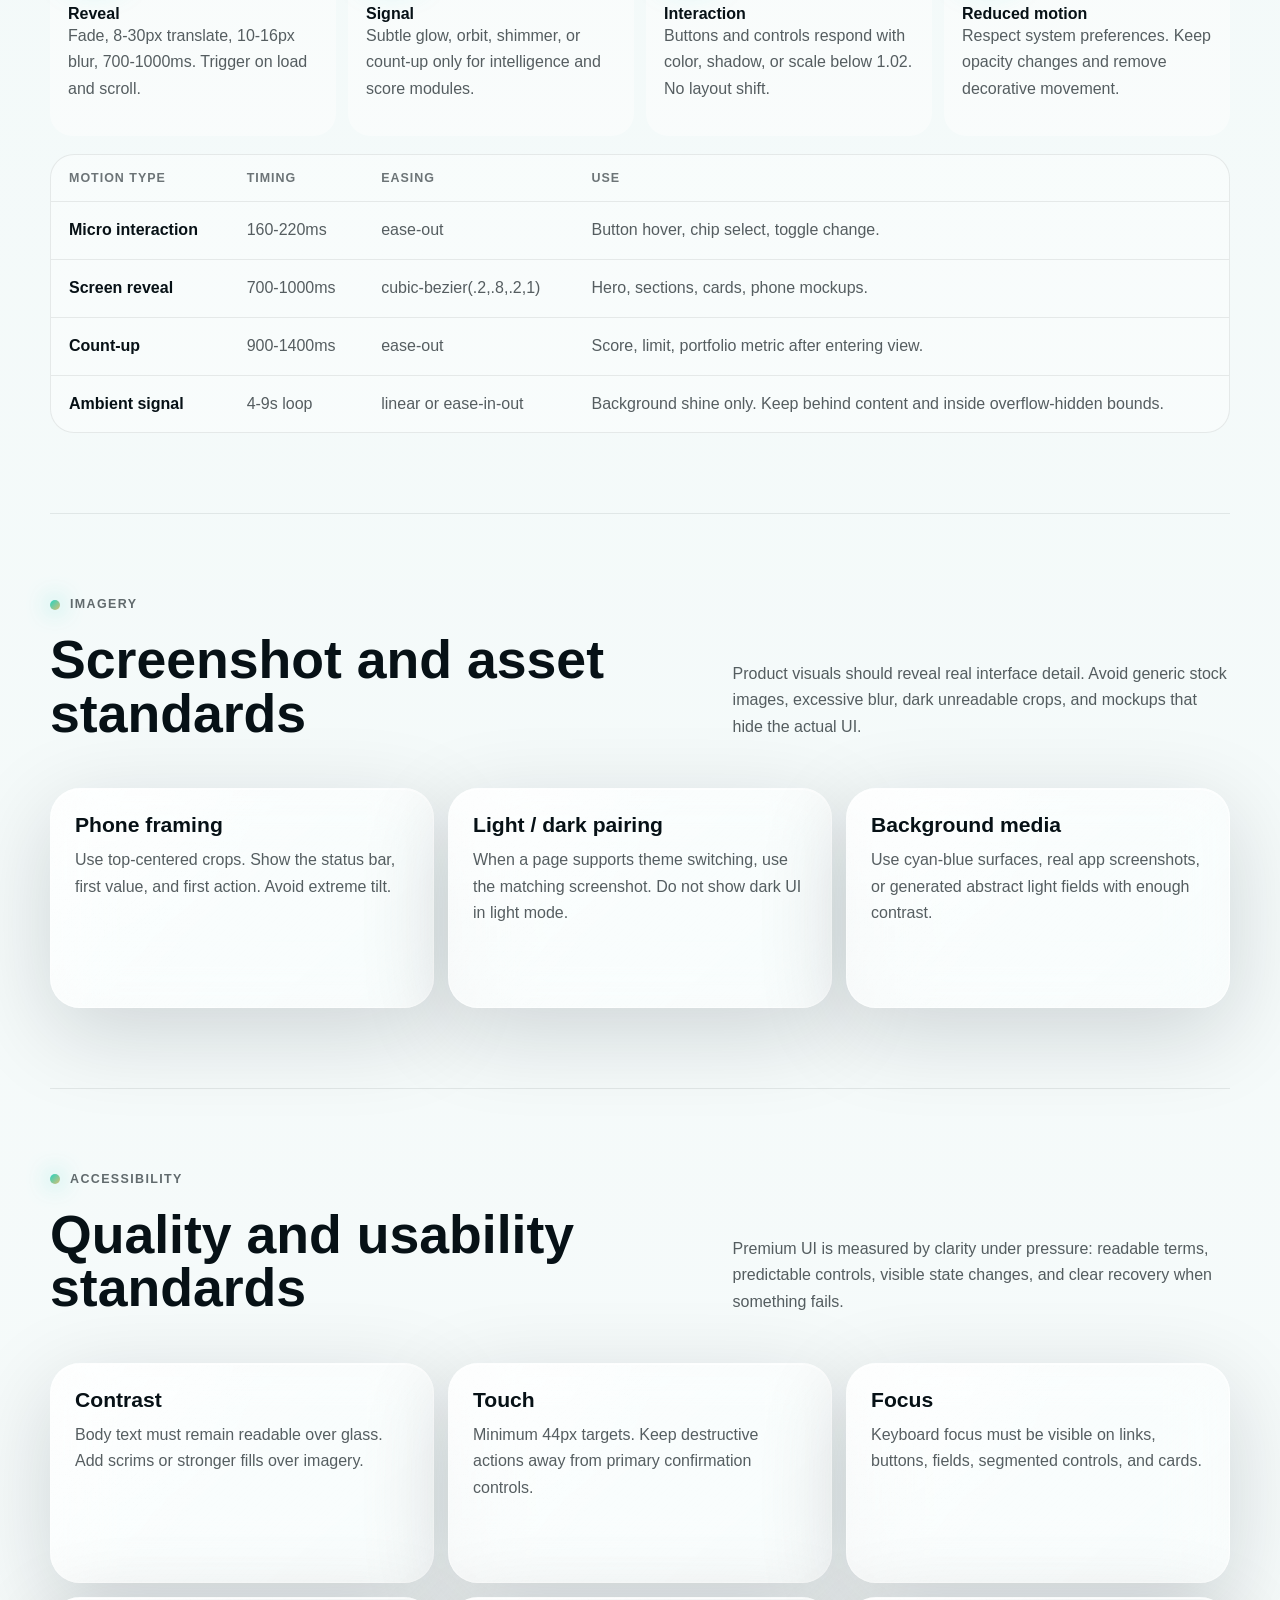
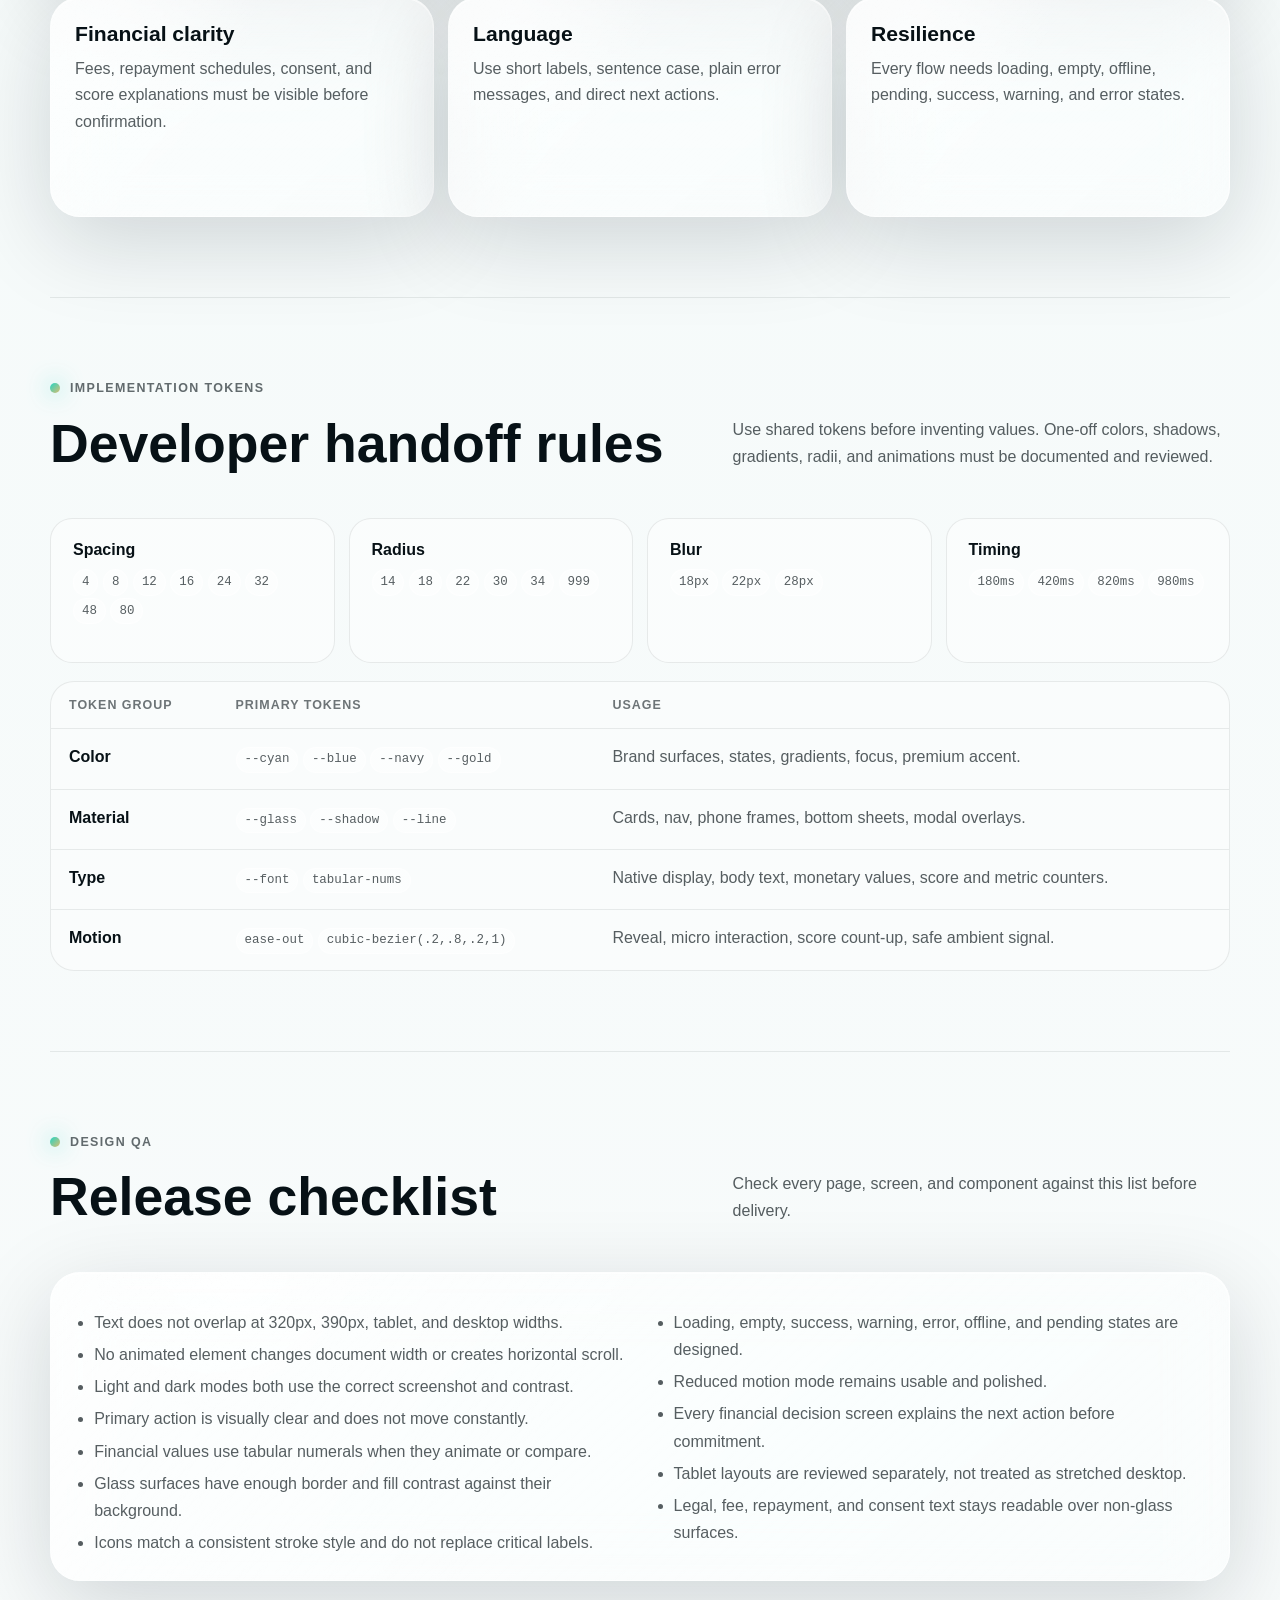
<file: brandbook.html>
<!doctype html>
<html lang="en">
  <head>
    <meta charset="UTF-8" />
    <meta name="viewport" content="width=device-width, initial-scale=1.0" />
    <title>BZR Capital Design Manual</title>
    <meta
      name="description"
      content="Premium design system, UI/UX standards, visual language, components, motion, and mobile app guidelines for BZR Capital."
    />
    <link rel="icon" href="assets/logo.png" type="image/png" />
    <style>
      :root {
        --ink: #071116;
        --ink-2: #102a35;
        --muted: rgba(7, 17, 22, 0.68);
        --soft: rgba(7, 17, 22, 0.5);
        --paper: #f7fbfb;
        --paper-2: #ecf8f7;
        --cyan: #24d4c3;
        --cyan-2: #70e4db;
        --teal: #11aebc;
        --blue: #1269a7;
        --navy: #071925;
        --deep: #041017;
        --gold: #d9be72;
        --gold-2: #f0db96;
        --rose: #e58aa8;
        --success: #49c78a;
        --warning: #e3b84f;
        --danger: #df6d7c;
        --line: rgba(7, 17, 22, 0.1);
        --line-strong: rgba(7, 17, 22, 0.16);
        --glass: rgba(255, 255, 255, 0.3);
        --glass-strong: rgba(255, 255, 255, 0.48);
        --shadow: 0 24px 90px rgba(2, 18, 28, 0.16);
        --shadow-soft: 0 14px 44px rgba(2, 18, 28, 0.1);
        --font:
          -apple-system, BlinkMacSystemFont, "SF Pro Display", "SF Pro Text", Inter, "Segoe UI",
          sans-serif;
      }

      * {
        box-sizing: border-box;
      }

      html {
        scroll-behavior: smooth;
      }

      body {
        margin: 0;
        color: var(--ink);
        background:
          radial-gradient(circle at 12% 0%, rgba(36, 212, 195, 0.34), transparent 30rem),
          radial-gradient(circle at 86% 4%, rgba(18, 105, 167, 0.22), transparent 28rem),
          radial-gradient(circle at 82% 72%, rgba(217, 190, 114, 0.16), transparent 24rem),
          linear-gradient(180deg, #f8fcfc 0%, #edf8f7 46%, #f8fbfb 100%);
        font-family: var(--font);
        letter-spacing: 0;
      }

      body::before {
        position: fixed;
        inset: 0;
        z-index: -1;
        content: "";
        background-image:
          linear-gradient(rgba(255, 255, 255, 0.42) 1px, transparent 1px),
          linear-gradient(90deg, rgba(255, 255, 255, 0.4) 1px, transparent 1px);
        background-size: 72px 72px;
        mask-image: linear-gradient(to bottom, rgba(0, 0, 0, 0.48), transparent 72%);
      }

      img {
        display: block;
        max-width: 100%;
      }

      a {
        color: inherit;
      }

      code {
        display: inline-flex;
        align-items: center;
        min-height: 24px;
        padding: 2px 8px;
        border: 1px solid rgba(255, 255, 255, 0.52);
        border-radius: 999px;
        background: rgba(255, 255, 255, 0.42);
        color: inherit;
        font-family: "SF Mono", ui-monospace, Menlo, Consolas, monospace;
        font-size: 0.78rem;
      }

      .page {
        width: min(1180px, calc(100% - 32px));
        margin: 0 auto;
      }

      .topbar {
        position: sticky;
        top: 16px;
        z-index: 10;
        display: flex;
        align-items: center;
        justify-content: space-between;
        gap: 20px;
        min-height: 64px;
        margin: 16px auto 0;
        padding: 10px 14px;
        border: 1px solid rgba(255, 255, 255, 0.54);
        border-radius: 999px;
        background:
          linear-gradient(135deg, rgba(255, 255, 255, 0.66), rgba(255, 255, 255, 0.22)),
          rgba(255, 255, 255, 0.24);
        box-shadow: 0 18px 50px rgba(8, 40, 55, 0.12), inset 0 1px 0 rgba(255, 255, 255, 0.8);
        backdrop-filter: blur(26px) saturate(180%);
        -webkit-backdrop-filter: blur(26px) saturate(180%);
      }

      .brand {
        display: inline-flex;
        align-items: center;
        gap: 12px;
        min-width: 0;
        font-weight: 850;
        text-decoration: none;
      }

      .brand img {
        width: 42px;
        height: 42px;
        flex: 0 0 auto;
        border-radius: 14px;
        box-shadow: 0 14px 34px rgba(17, 174, 188, 0.22);
      }

      .brand span {
        overflow: hidden;
        text-overflow: ellipsis;
        white-space: nowrap;
      }

      .nav {
        display: flex;
        flex-wrap: wrap;
        justify-content: flex-end;
        gap: 4px;
      }

      .nav a {
        padding: 10px 13px;
        border-radius: 999px;
        color: rgba(7, 17, 22, 0.72);
        font-size: 0.86rem;
        font-weight: 750;
        text-decoration: none;
      }

      .nav a:hover,
      .nav a:focus-visible {
        outline: none;
        color: var(--ink);
        background: rgba(255, 255, 255, 0.46);
      }

      .hero {
        display: grid;
        grid-template-columns: minmax(0, 1.05fr) minmax(310px, 0.62fr);
        gap: 4rem;
        align-items: center;
        padding: 6.25rem 0 4.75rem;
      }

      .eyebrow {
        display: inline-flex;
        align-items: center;
        gap: 10px;
        margin: 0 0 18px;
        color: rgba(7, 17, 22, 0.62);
        font-size: 0.78rem;
        font-weight: 850;
        letter-spacing: 0.11em;
        text-transform: uppercase;
      }

      .eyebrow::before {
        width: 10px;
        height: 10px;
        flex: 0 0 auto;
        content: "";
        border-radius: 50%;
        background: linear-gradient(135deg, var(--cyan), var(--gold));
        box-shadow: 0 0 22px rgba(36, 212, 195, 0.72);
      }

      h1,
      h2,
      h3,
      h4,
      p {
        margin-top: 0;
      }

      h1 {
        max-width: 760px;
        margin-bottom: 24px;
        font-size: 5.6rem;
        line-height: 0.94;
        letter-spacing: 0;
      }

      h2 {
        margin-bottom: 16px;
        font-size: 3.35rem;
        line-height: 1;
      }

      h3 {
        margin-bottom: 10px;
        font-size: 1.32rem;
      }

      h4 {
        margin-bottom: 8px;
        font-size: 1rem;
      }

      p {
        color: var(--muted);
        line-height: 1.65;
      }

      ul {
        margin: 12px 0 0;
        padding-left: 1.1rem;
        color: var(--muted);
        line-height: 1.7;
      }

      li + li {
        margin-top: 5px;
      }

      .lead {
        max-width: 720px;
        font-size: 1.16rem;
      }

      .glass {
        position: relative;
        border: 1px solid rgba(255, 255, 255, 0.56);
        border-radius: 30px;
        background:
          linear-gradient(140deg, rgba(255, 255, 255, 0.58), rgba(255, 255, 255, 0.18)),
          var(--glass);
        box-shadow: var(--shadow), inset 0 1px 0 rgba(255, 255, 255, 0.74);
        overflow: hidden;
        backdrop-filter: blur(28px) saturate(170%);
        -webkit-backdrop-filter: blur(28px) saturate(170%);
      }

      .glass::before {
        position: absolute;
        inset: 0;
        content: "";
        background:
          radial-gradient(circle at 16% 0%, rgba(255, 255, 255, 0.78), transparent 9rem),
          linear-gradient(120deg, rgba(255, 255, 255, 0.44), transparent 44%);
        opacity: 0.64;
        pointer-events: none;
      }

      .glass > * {
        position: relative;
      }

      .identity-card {
        padding: 28px;
      }

      .identity-logo {
        width: 132px;
        height: 132px;
        margin-bottom: 28px;
        border-radius: 32px;
        box-shadow: 0 24px 60px rgba(17, 174, 188, 0.22);
      }

      .manual-meta {
        display: flex;
        flex-wrap: wrap;
        gap: 8px;
        margin-top: 24px;
      }

      .pill {
        display: inline-flex;
        align-items: center;
        min-height: 34px;
        padding: 0 12px;
        border: 1px solid rgba(255, 255, 255, 0.52);
        border-radius: 999px;
        background: rgba(255, 255, 255, 0.34);
        color: rgba(7, 17, 22, 0.72);
        font-size: 0.84rem;
        font-weight: 760;
      }

      .section {
        padding: 5rem 0;
        border-top: 1px solid rgba(7, 17, 22, 0.08);
      }

      .section-head {
        display: grid;
        grid-template-columns: minmax(0, 0.74fr) minmax(280px, 0.58fr);
        gap: 3rem;
        align-items: end;
        margin-bottom: 2rem;
      }

      .section-note {
        color: var(--soft);
        font-size: 0.95rem;
      }

      .grid-2,
      .grid-3,
      .grid-4 {
        display: grid;
        gap: 14px;
      }

      .grid-2 {
        grid-template-columns: repeat(2, minmax(0, 1fr));
      }

      .grid-3 {
        grid-template-columns: repeat(3, minmax(0, 1fr));
      }

      .grid-4 {
        grid-template-columns: repeat(4, minmax(0, 1fr));
      }

      .card {
        min-height: 220px;
        padding: 24px;
      }

      .compact {
        min-height: 0;
      }

      .number {
        display: inline-flex;
        align-items: center;
        justify-content: center;
        width: 42px;
        height: 42px;
        margin-bottom: 30px;
        border-radius: 14px;
        color: #073137;
        background: linear-gradient(135deg, rgba(36, 212, 195, 0.76), rgba(217, 190, 114, 0.68));
        font-weight: 850;
      }

      .contents-grid {
        display: grid;
        grid-template-columns: repeat(4, minmax(0, 1fr));
        gap: 12px;
      }

      .contents-grid a {
        min-height: 116px;
        padding: 18px;
        border: 1px solid rgba(255, 255, 255, 0.5);
        border-radius: 24px;
        background: rgba(255, 255, 255, 0.34);
        color: inherit;
        text-decoration: none;
        box-shadow: var(--shadow-soft);
      }

      .contents-grid span {
        display: block;
        margin-bottom: 18px;
        color: var(--soft);
        font-size: 0.78rem;
        font-weight: 850;
      }

      .contents-grid strong {
        display: block;
        font-size: 1.05rem;
      }

      .swatch {
        min-height: 184px;
        padding: 18px;
        border-radius: 24px;
        color: #071116;
        display: flex;
        flex-direction: column;
        justify-content: flex-end;
        box-shadow: inset 0 1px 0 rgba(255, 255, 255, 0.52);
      }

      .swatch.dark {
        color: #f8ffff;
      }

      .swatch strong {
        display: block;
        margin-bottom: 6px;
      }

      .swatch span {
        min-height: 42px;
        color: currentColor;
        opacity: 0.76;
        line-height: 1.45;
      }

      .spec {
        padding: 22px;
        border: 1px solid rgba(7, 17, 22, 0.08);
        border-radius: 22px;
        background: rgba(255, 255, 255, 0.42);
      }

      .spec strong {
        display: block;
        margin-bottom: 8px;
      }

      .small {
        color: var(--soft);
        font-size: 0.9rem;
        line-height: 1.5;
      }

      .rule-list {
        display: grid;
        gap: 10px;
        margin: 0;
        padding: 0;
        list-style: none;
      }

      .rule-list li {
        display: grid;
        grid-template-columns: 34px 1fr;
        gap: 12px;
        align-items: start;
        margin: 0;
        padding: 14px;
        border: 1px solid rgba(7, 17, 22, 0.08);
        border-radius: 18px;
        background: rgba(255, 255, 255, 0.36);
        color: var(--muted);
      }

      .rule-list b {
        color: var(--ink);
      }

      .dot {
        display: inline-flex;
        align-items: center;
        justify-content: center;
        width: 34px;
        height: 34px;
        border-radius: 12px;
        background: linear-gradient(135deg, rgba(36, 212, 195, 0.74), rgba(217, 190, 114, 0.55));
        color: var(--ink);
        font-weight: 860;
      }

      .logo-stage {
        display: grid;
        grid-template-columns: 1fr 1fr;
        gap: 14px;
      }

      .logo-tile {
        min-height: 230px;
        display: grid;
        place-items: center;
        padding: 24px;
        border-radius: 28px;
        background:
          radial-gradient(circle at 16% 8%, rgba(36, 212, 195, 0.28), transparent 12rem),
          rgba(255, 255, 255, 0.38);
      }

      .logo-tile.dark {
        background:
          radial-gradient(circle at 70% 12%, rgba(36, 212, 195, 0.26), transparent 12rem),
          linear-gradient(135deg, var(--navy), #0b2d3a);
      }

      .logo-tile img {
        width: 132px;
        height: 132px;
        border-radius: 32px;
      }

      .clearspace-demo {
        position: relative;
        display: grid;
        place-items: center;
        min-height: 250px;
        border: 1px dashed rgba(7, 17, 22, 0.18);
        border-radius: 28px;
        background: rgba(255, 255, 255, 0.3);
      }

      .clearspace-demo::before {
        width: 196px;
        height: 196px;
        content: "";
        border: 1px dashed rgba(217, 190, 114, 0.8);
        border-radius: 38px;
        background: rgba(217, 190, 114, 0.08);
      }

      .clearspace-demo img {
        position: absolute;
        width: 108px;
        height: 108px;
        border-radius: 28px;
      }

      .table-wrap {
        overflow-x: auto;
        border: 1px solid rgba(7, 17, 22, 0.08);
        border-radius: 24px;
        background: rgba(255, 255, 255, 0.38);
      }

      table {
        width: 100%;
        min-width: 760px;
        border-collapse: collapse;
      }

      th,
      td {
        padding: 16px 18px;
        border-bottom: 1px solid rgba(7, 17, 22, 0.08);
        text-align: left;
        vertical-align: top;
      }

      th {
        color: rgba(7, 17, 22, 0.58);
        font-size: 0.78rem;
        font-weight: 850;
        letter-spacing: 0.08em;
        text-transform: uppercase;
      }

      tr:last-child td {
        border-bottom: 0;
      }

      td {
        color: var(--muted);
        line-height: 1.55;
      }

      td strong {
        color: var(--ink);
      }

      .type-card {
        padding: 3rem;
      }

      .display-type {
        margin: 0 0 16px;
        font-size: 5.8rem;
        line-height: 0.92;
        letter-spacing: 0;
      }

      .type-scale {
        display: grid;
        gap: 12px;
        margin-top: 24px;
      }

      .type-row {
        display: grid;
        grid-template-columns: 140px 1fr 160px;
        gap: 20px;
        align-items: baseline;
        padding: 14px 0;
        border-top: 1px solid rgba(7, 17, 22, 0.08);
      }

      .type-row span {
        color: rgba(7, 17, 22, 0.55);
        font-size: 0.9rem;
        font-weight: 750;
      }

      .type-row p {
        margin-bottom: 0;
      }

      .money {
        font-variant-numeric: tabular-nums;
      }

      .layout-box {
        display: grid;
        grid-template-columns: repeat(12, 1fr);
        gap: 8px;
        min-height: 180px;
        padding: 16px;
        border-radius: 24px;
        background: rgba(255, 255, 255, 0.36);
      }

      .layout-box span {
        min-height: 34px;
        border-radius: 12px;
        background: linear-gradient(135deg, rgba(36, 212, 195, 0.3), rgba(217, 190, 114, 0.16));
      }

      .surface-demo {
        display: grid;
        grid-template-columns: 1fr 1fr;
        gap: 16px;
      }

      .surface {
        min-height: 280px;
        padding: 22px;
        border-radius: 28px;
        overflow: hidden;
      }

      .surface.light {
        background:
          radial-gradient(circle at 20% 12%, rgba(36, 212, 195, 0.22), transparent 11rem),
          linear-gradient(135deg, #f7fbfb, #eaf6f7);
      }

      .surface.dark {
        color: #f8ffff;
        background:
          radial-gradient(circle at 20% 12%, rgba(36, 212, 195, 0.26), transparent 11rem),
          linear-gradient(135deg, #071116, #0b2631);
      }

      .surface.dark p,
      .surface.dark li {
        color: rgba(248, 255, 255, 0.68);
      }

      .layer-stack {
        display: grid;
        gap: 10px;
        margin-top: 18px;
      }

      .layer {
        display: flex;
        justify-content: space-between;
        gap: 16px;
        padding: 14px 16px;
        border: 1px solid rgba(255, 255, 255, 0.48);
        border-radius: 18px;
        background: rgba(255, 255, 255, 0.34);
        color: var(--muted);
      }

      .component-demo {
        display: flex;
        flex-wrap: wrap;
        gap: 12px;
        align-items: center;
        margin-top: 16px;
      }

      .button {
        display: inline-flex;
        align-items: center;
        justify-content: center;
        min-height: 48px;
        padding: 0 18px;
        border: 1px solid rgba(255, 255, 255, 0.54);
        border-radius: 999px;
        background: linear-gradient(135deg, rgba(36, 212, 195, 0.82), rgba(217, 190, 114, 0.78));
        color: #071116;
        font-weight: 820;
        text-decoration: none;
        box-shadow: 0 12px 28px rgba(17, 174, 188, 0.18);
      }

      .button.secondary {
        background: rgba(255, 255, 255, 0.35);
      }

      .button.disabled {
        opacity: 0.48;
      }

      .chip {
        display: inline-flex;
        align-items: center;
        min-height: 34px;
        padding: 0 12px;
        border: 1px solid rgba(255, 255, 255, 0.5);
        border-radius: 999px;
        background: rgba(255, 255, 255, 0.32);
        color: rgba(7, 17, 22, 0.74);
        font-size: 0.84rem;
        font-weight: 750;
      }

      .chip.success {
        background: rgba(73, 199, 138, 0.16);
        color: #17643f;
      }

      .chip.warning {
        background: rgba(227, 184, 79, 0.2);
        color: #72571b;
      }

      .chip.danger {
        background: rgba(223, 109, 124, 0.16);
        color: #7c2532;
      }

      .field {
        width: 100%;
        min-height: 52px;
        padding: 0 16px;
        border: 1px solid rgba(255, 255, 255, 0.58);
        border-radius: 18px;
        background: rgba(255, 255, 255, 0.42);
        color: var(--ink);
        font: inherit;
      }

      .segmented {
        display: inline-grid;
        grid-template-columns: repeat(3, minmax(80px, 1fr));
        gap: 4px;
        padding: 4px;
        border: 1px solid rgba(255, 255, 255, 0.5);
        border-radius: 999px;
        background: rgba(255, 255, 255, 0.3);
      }

      .segmented span {
        min-height: 38px;
        display: inline-flex;
        align-items: center;
        justify-content: center;
        border-radius: 999px;
        color: var(--soft);
        font-size: 0.86rem;
        font-weight: 780;
      }

      .segmented .active {
        color: var(--ink);
        background: rgba(255, 255, 255, 0.64);
        box-shadow: 0 8px 22px rgba(2, 18, 28, 0.1);
      }

      .score-ring {
        width: 122px;
        height: 122px;
        display: grid;
        place-items: center;
        border-radius: 50%;
        background:
          radial-gradient(circle, rgba(255, 255, 255, 0.86) 0 53%, transparent 54%),
          conic-gradient(var(--cyan) 0 73%, rgba(7, 17, 22, 0.08) 73% 100%);
        box-shadow: inset 0 0 0 1px rgba(255, 255, 255, 0.54);
      }

      .score-ring strong {
        font-size: 1.75rem;
        font-variant-numeric: tabular-nums;
      }

      .phone-grid {
        display: grid;
        grid-template-columns: repeat(2, minmax(0, 1fr));
        gap: 18px;
      }

      .phone-preview {
        padding: 18px;
      }

      .phone-frame {
        width: min(320px, 100%);
        aspect-ratio: 0.54;
        margin: 0 auto;
        padding: 12px;
        border: 1px solid rgba(255, 255, 255, 0.55);
        border-radius: 44px;
        background: linear-gradient(140deg, rgba(255, 255, 255, 0.75), rgba(255, 255, 255, 0.18));
        box-shadow: 0 28px 80px rgba(2, 18, 28, 0.22);
        overflow: hidden;
      }

      .phone-frame img {
        width: 100%;
        height: 100%;
        border-radius: 34px;
        object-fit: cover;
        object-position: top center;
      }

      .usecase-card {
        min-height: 280px;
        display: flex;
        flex-direction: column;
      }

      .usecase-card .component-demo {
        margin-top: auto;
      }

      .anatomy {
        display: grid;
        grid-template-columns: 0.95fr 1.05fr;
        gap: 16px;
        align-items: stretch;
      }

      .screen-wire {
        min-height: 520px;
        padding: 18px;
        border-radius: 34px;
        background:
          radial-gradient(circle at 50% 0%, rgba(36, 212, 195, 0.24), transparent 13rem),
          linear-gradient(180deg, #0a1720, #061015);
        color: #f8ffff;
        box-shadow: 0 24px 70px rgba(2, 18, 28, 0.18);
      }

      .wire-row,
      .wire-card,
      .wire-button,
      .wire-nav {
        border: 1px solid rgba(255, 255, 255, 0.12);
        background: rgba(255, 255, 255, 0.08);
      }

      .wire-row {
        height: 46px;
        margin-bottom: 14px;
        border-radius: 18px;
      }

      .wire-card {
        min-height: 130px;
        margin-bottom: 12px;
        padding: 16px;
        border-radius: 24px;
      }

      .wire-line {
        height: 12px;
        max-width: 72%;
        margin-bottom: 10px;
        border-radius: 999px;
        background: rgba(255, 255, 255, 0.14);
      }

      .wire-line.short {
        max-width: 42%;
      }

      .wire-button {
        height: 48px;
        margin-top: 16px;
        border-radius: 999px;
        background: linear-gradient(135deg, var(--cyan), var(--gold));
      }

      .wire-nav {
        height: 58px;
        margin-top: 18px;
        border-radius: 24px;
      }

      .motion-strip {
        display: grid;
        grid-template-columns: repeat(4, minmax(0, 1fr));
        gap: 12px;
      }

      .motion-step {
        min-height: 174px;
        padding: 18px;
        border-radius: 22px;
        background: rgba(255, 255, 255, 0.42);
      }

      .motion-dot {
        width: 52px;
        height: 52px;
        margin-bottom: 24px;
        border-radius: 18px;
        background: linear-gradient(135deg, rgba(36, 212, 195, 0.8), rgba(217, 190, 114, 0.72));
        box-shadow: 0 0 34px rgba(36, 212, 195, 0.38);
      }

      .do-dont {
        display: grid;
        grid-template-columns: 1fr 1fr;
        gap: 14px;
      }

      .do,
      .dont {
        padding: 22px;
        border-radius: 24px;
        background: rgba(255, 255, 255, 0.4);
      }

      .do strong {
        color: #17643f;
      }

      .dont strong {
        color: #7c2532;
      }

      .qa-list {
        columns: 2;
        column-gap: 3rem;
        padding-left: 1.2rem;
      }

      .footer {
        padding: 4rem 0 5rem;
        color: rgba(7, 17, 22, 0.58);
      }

      @media (max-width: 1100px) {
        h1 {
          font-size: 4.6rem;
        }

        h2 {
          font-size: 2.75rem;
        }

        .hero {
          gap: 3rem;
        }

        .contents-grid,
        .grid-4,
        .motion-strip {
          grid-template-columns: repeat(2, minmax(0, 1fr));
        }
      }

      @media (max-width: 880px) {
        .hero,
        .section-head,
        .surface-demo,
        .phone-grid,
        .anatomy,
        .logo-stage,
        .do-dont {
          grid-template-columns: 1fr;
        }

        .hero {
          padding: 4rem 0 3.5rem;
        }

        .grid-3,
        .grid-2 {
          grid-template-columns: repeat(2, minmax(0, 1fr));
        }

        .nav {
          display: none;
        }

        .section {
          padding: 4rem 0;
        }

        .type-row {
          grid-template-columns: 120px 1fr;
        }

        .type-row span:last-child {
          grid-column: 2;
        }
      }

      @media (max-width: 640px) {
        .page {
          width: min(100% - 24px, 1180px);
        }

        .topbar {
          top: 10px;
          min-height: 58px;
          padding: 9px 10px;
        }

        .brand img {
          width: 36px;
          height: 36px;
          border-radius: 12px;
        }

        .brand span {
          max-width: 230px;
        }

        h1 {
          font-size: 3.35rem;
          line-height: 0.96;
        }

        h2 {
          font-size: 2.25rem;
        }

        .lead {
          font-size: 1.04rem;
        }

        .grid-4,
        .grid-3,
        .grid-2,
        .contents-grid,
        .motion-strip {
          grid-template-columns: 1fr;
        }

        .identity-logo {
          width: 104px;
          height: 104px;
          border-radius: 26px;
        }

        .type-card {
          padding: 1.6rem;
        }

        .display-type {
          font-size: 3.2rem;
        }

        .type-row {
          grid-template-columns: 1fr;
          gap: 6px;
        }

        .type-row span:last-child {
          grid-column: auto;
        }

        .segmented {
          width: 100%;
          grid-template-columns: 1fr;
          border-radius: 24px;
        }

        .qa-list {
          columns: 1;
        }

        table {
          min-width: 680px;
        }
      }

      @media print {
        body {
          background: #fff;
        }

        .topbar {
          position: static;
        }

        .section {
          break-inside: avoid;
        }
      }
    </style>
  </head>
  <body>
    <header class="topbar page">
      <a class="brand" href="#top" aria-label="BZR Capital design manual home">
        <img src="assets/logo.png" alt="BZR Capital logo" />
        <span>BZR Design Manual</span>
      </a>
      <nav class="nav" aria-label="Design manual sections">
        <a href="#foundations">Foundations</a>
        <a href="#identity">Identity</a>
        <a href="#ui">UI System</a>
        <a href="#app">App UX</a>
        <a href="#motion">Motion</a>
        <a href="#standards">Standards</a>
      </nav>
    </header>

    <main id="top" class="page">
      <section class="hero">
        <div>
          <p class="eyebrow">BZR Capital Design Manual v1.0</p>
          <h1>UI/UX standards for a premium liquid-glass financial interface.</h1>
          <p class="lead">
            This document is a design system reference. It defines visual language, component
            behavior, responsive layout, motion, app screen patterns, accessibility, and quality
            rules for every BZR digital surface.
          </p>
          <div class="manual-meta" aria-label="Manual scope">
            <span class="pill">Visual identity</span>
            <span class="pill">UI components</span>
            <span class="pill">Mobile UX</span>
            <span class="pill">Motion</span>
            <span class="pill">Accessibility</span>
          </div>
        </div>
        <aside class="glass identity-card">
          <img class="identity-logo" src="assets/logo.png" alt="BZR Capital mark" />
          <h2>BZR Capital</h2>
          <p>
            The interface should feel native, luminous, exact, and calm. Design decisions should
            make money, status, risk, and next actions easier to read.
          </p>
          <div class="component-demo">
            <span class="chip">System font</span>
            <span class="chip">Cyan glass</span>
            <span class="chip">Measured gold</span>
          </div>
        </aside>
      </section>

      <section class="section">
        <div class="section-head">
          <div>
            <p class="eyebrow">Contents</p>
            <h2>What this manual controls</h2>
          </div>
          <p>
            Use this as the source of truth for design decisions. Product teams can extend
            patterns, but new styles must map back to the tokens, components, and interaction
            principles documented here.
          </p>
        </div>
        <div class="contents-grid">
          <a href="#foundations"><span>01</span><strong>Design foundations</strong></a>
          <a href="#identity"><span>02</span><strong>Logo and identity</strong></a>
          <a href="#color"><span>03</span><strong>Color and type</strong></a>
          <a href="#layout"><span>04</span><strong>Layout system</strong></a>
          <a href="#ui"><span>05</span><strong>Liquid glass UI</strong></a>
          <a href="#components"><span>06</span><strong>Components</strong></a>
          <a href="#app"><span>07</span><strong>Mobile app UX</strong></a>
          <a href="#standards"><span>08</span><strong>Quality standards</strong></a>
        </div>
      </section>

      <section class="section" id="foundations">
        <div class="section-head">
          <div>
            <p class="eyebrow">Foundations</p>
            <h2>Design principles</h2>
          </div>
          <p>
            These principles are about interface quality, not campaign language. They should be
            visible in layout, typography, component states, motion, and screen architecture.
          </p>
        </div>
        <div class="grid-3">
          <article class="glass card">
            <span class="number">01</span>
            <h3>Native clarity</h3>
            <p>
              Screens should feel close to the operating system: direct, readable, immediate, and
              free of decorative friction.
            </p>
          </article>
          <article class="glass card">
            <span class="number">02</span>
            <h3>Data before decoration</h3>
            <p>
              Amounts, score, due dates, eligibility, and state labels are always more important
              than visual effects.
            </p>
          </article>
          <article class="glass card">
            <span class="number">03</span>
            <h3>Glass with purpose</h3>
            <p>
              Use glass to separate layers and focus attention. Do not place long text, tables, or
              legal content on weak transparent surfaces.
            </p>
          </article>
          <article class="glass card">
            <span class="number">04</span>
            <h3>Quiet confidence</h3>
            <p>
              Prefer restraint: fewer colors, larger spacing, exact labels, controlled contrast,
              and calm confirmations.
            </p>
          </article>
          <article class="glass card">
            <span class="number">05</span>
            <h3>Motion as feedback</h3>
            <p>
              Animation should reveal structure, confirm actions, and express intelligence without
              changing layout width or distracting from decisions.
            </p>
          </article>
          <article class="glass card">
            <span class="number">06</span>
            <h3>Accessible luxury</h3>
            <p>
              Premium design must still be readable, keyboard reachable, touch safe, and clear in
              light mode, dark mode, and reduced motion.
            </p>
          </article>
        </div>
      </section>

      <section class="section">
        <div class="section-head">
          <div>
            <p class="eyebrow">Personality</p>
            <h2>Visual attributes</h2>
          </div>
          <p>
            The brand should not become flashy or overly playful. The right visual attitude is
            technical, clean, luminous, and warm only at controlled accent points.
          </p>
        </div>
        <div class="grid-4">
          <article class="spec">
            <strong>Luminous</strong>
            <p>Soft cyan light, clear surfaces, and subtle highlights that suggest speed and precision.</p>
          </article>
          <article class="spec">
            <strong>Measured</strong>
            <p>Gold appears in small amounts for value, achievement, and premium selection states.</p>
          </article>
          <article class="spec">
            <strong>Exact</strong>
            <p>Numbers align, states are explicit, and controls maintain stable dimensions.</p>
          </article>
          <article class="spec">
            <strong>Calm</strong>
            <p>Whitespace, predictable grids, restrained shadows, and no constantly moving calls to action.</p>
          </article>
        </div>
      </section>

      <section class="section" id="identity">
        <div class="section-head">
          <div>
            <p class="eyebrow">Logo system</p>
            <h2>Mark usage standards</h2>
          </div>
          <p>
            The mark is a trust anchor. Use it cleanly and consistently. It should never compete
            with hero type, app data, or primary actions.
          </p>
        </div>
        <div class="logo-stage">
          <div class="logo-tile">
            <img src="assets/logo.png" alt="BZR logo on light glass" />
          </div>
          <div class="logo-tile dark">
            <img src="assets/logo.png" alt="BZR logo on dark surface" />
          </div>
        </div>
        <div style="height: 18px"></div>
        <div class="grid-3">
          <article class="glass card compact">
            <h3>Clear space</h3>
            <p>
              Keep at least one symbol-width around the logo. In dense navigation, the icon can
              stand alone if the product name is nearby.
            </p>
          </article>
          <article class="glass card compact">
            <h3>Minimum size</h3>
            <p>
              App icon in header: 32px minimum. Website navigation: 40px. Brand display: 96px or
              larger. Never render the mark blurry.
            </p>
          </article>
          <article class="glass card compact">
            <h3>Backgrounds</h3>
            <p>
              Preferred backgrounds are white glass, cyan gradient, deep navy, or screenshot
              surfaces with a clear scrim behind the mark.
            </p>
          </article>
        </div>
        <div style="height: 18px"></div>
        <div class="grid-2">
          <div class="glass card compact">
            <h3>Clearspace model</h3>
            <div class="clearspace-demo">
              <img src="assets/logo.png" alt="BZR logo clearspace model" />
            </div>
          </div>
          <div class="glass card compact">
            <h3>Incorrect usage</h3>
            <ul class="rule-list">
              <li><span class="dot">x</span><span><b>Do not stretch</b> the symbol or force it into wide containers.</span></li>
              <li><span class="dot">x</span><span><b>Do not recolor</b> the white mark with random gradients or unapproved tints.</span></li>
              <li><span class="dot">x</span><span><b>Do not rotate</b>, tilt, outline, emboss, or add heavy drop shadows.</span></li>
              <li><span class="dot">x</span><span><b>Do not crowd</b> the mark with badges, status chips, or promotional labels.</span></li>
            </ul>
          </div>
        </div>
      </section>

      <section class="section" id="color">
        <div class="section-head">
          <div>
            <p class="eyebrow">Color system</p>
            <h2>Functional color roles</h2>
          </div>
          <p>
            Color is a UI system, not decoration. Cyan handles brand presence and active states.
            Navy creates trust and contrast. Gold is rare and premium. Rose is only a small warmth
            accent.
          </p>
        </div>
        <div class="grid-3">
          <div class="swatch" style="background: #24d4c3">
            <strong>BZR Cyan</strong>
            <span>Primary brand, active states, focus glow</span>
            <code>#24D4C3</code>
          </div>
          <div class="swatch dark" style="background: #1269a7">
            <strong>Trust Blue</strong>
            <span>Technical depth, AI surfaces, gradient base</span>
            <code>#1269A7</code>
          </div>
          <div class="swatch dark" style="background: #071925">
            <strong>Financial Navy</strong>
            <span>Dark mode, app chrome, contrast base</span>
            <code>#071925</code>
          </div>
          <div class="swatch" style="background: #d9be72">
            <strong>Measured Gold</strong>
            <span>Premium signal, score emphasis, selected value</span>
            <code>#D9BE72</code>
          </div>
          <div class="swatch" style="background: #e58aa8">
            <strong>Soft Rose</strong>
            <span>Rare warmth, gradient balance, small highlights</span>
            <code>#E58AA8</code>
          </div>
          <div class="swatch" style="background: #f7fbfb">
            <strong>Glass Paper</strong>
            <span>Light surfaces, page background, cards</span>
            <code>#F7FBFB</code>
          </div>
        </div>
        <div style="height: 18px"></div>
        <div class="table-wrap">
          <table>
            <thead>
              <tr>
                <th>Role</th>
                <th>Token</th>
                <th>Usage</th>
                <th>Constraint</th>
              </tr>
            </thead>
            <tbody>
              <tr>
                <td><strong>Primary action</strong></td>
                <td><code>--cyan</code> + <code>--gold</code></td>
                <td>High-confidence buttons, active progress, selected payment amount.</td>
                <td>One primary action per view.</td>
              </tr>
              <tr>
                <td><strong>Focus ring</strong></td>
                <td><code>--cyan-2</code></td>
                <td>Keyboard focus, selected tab, active input state.</td>
                <td>Must pass contrast against glass.</td>
              </tr>
              <tr>
                <td><strong>Premium accent</strong></td>
                <td><code>--gold</code></td>
                <td>Score improvement, premium tier, high-value metric accent.</td>
                <td>Use below 5 percent of a screen.</td>
              </tr>
              <tr>
                <td><strong>Risk state</strong></td>
                <td><code>--warning</code> / <code>--danger</code></td>
                <td>Late payment, invalid input, destructive action, review warning.</td>
                <td>Pair with text and icon, never color alone.</td>
              </tr>
              <tr>
                <td><strong>Surface</strong></td>
                <td><code>--glass</code> / <code>--paper</code></td>
                <td>Cards, navigation, bottom sheets, modular panels.</td>
                <td>Strengthen opacity behind small text.</td>
              </tr>
            </tbody>
          </table>
        </div>
        <div style="height: 18px"></div>
        <div class="grid-3">
          <div class="spec">
            <strong>Color ratio</strong>
            <p>70 percent neutral glass, 20 percent cyan or blue, 8 percent gradient, 2 percent gold or rose.</p>
          </div>
          <div class="spec">
            <strong>Gradient rule</strong>
            <p>Use at most two dominant brand colors with one small gold highlight. Avoid rainbow effects.</p>
          </div>
          <div class="spec">
            <strong>Dark mode</strong>
            <p>Use navy instead of pure black. Reduce white opacity, increase border contrast, preserve cyan glow.</p>
          </div>
        </div>
      </section>

      <section class="section">
        <div class="section-head">
          <div>
            <p class="eyebrow">Typography</p>
            <h2>System type and numeric hierarchy</h2>
          </div>
          <p>
            Use the platform font stack to feel native on Apple devices while remaining reliable on
            web and Android. The type system must support Cyrillic, English, and tabular financial
            numerals.
          </p>
        </div>
        <div class="glass type-card">
          <p class="eyebrow">Specimen</p>
          <p class="display-type">BZR Capital Design System</p>
          <p>
            Font stack: <code>-apple-system</code>, <code>SF Pro Display</code>,
            <code>SF Pro Text</code>, <code>Inter</code>, platform fallbacks. Letter spacing is 0
            for normal text. Tracking is allowed only for compact labels.
          </p>
          <div class="type-scale">
            <div class="type-row">
              <span>Display</span>
              <strong style="font-size: 3rem; line-height: 1">Premium interface title</strong>
              <span>56-72px web</span>
            </div>
            <div class="type-row">
              <span>Section</span>
              <strong style="font-size: 2rem; line-height: 1.08">Screen group heading</strong>
              <span>32-44px web</span>
            </div>
            <div class="type-row">
              <span>Body</span>
              <p>Use short paragraphs, 1.45 to 1.7 line height, and high contrast over glass.</p>
              <span>16-18px</span>
            </div>
            <div class="type-row">
              <span>UI label</span>
              <strong style="font-size: 0.8rem; letter-spacing: 0.11em; text-transform: uppercase">
                Available limit
              </strong>
              <span>12-13px</span>
            </div>
            <div class="type-row">
              <span>Numbers</span>
              <strong class="money" style="font-size: 2.4rem; line-height: 1">₮ 2,480,500</strong>
              <span>Tabular</span>
            </div>
          </div>
        </div>
        <div style="height: 18px"></div>
        <div class="grid-3">
          <article class="spec">
            <strong>Hierarchy</strong>
            <p>One display headline per page. One primary value per mobile screen. Secondary values use smaller weight.</p>
          </article>
          <article class="spec">
            <strong>Cyrillic</strong>
            <p>Avoid long uppercase Cyrillic phrases. Use title case or sentence case for readability.</p>
          </article>
          <article class="spec">
            <strong>Financial numbers</strong>
            <p>Use tabular numerals for money, scores, percentages, repayments, dates, and animated counters.</p>
          </article>
        </div>
      </section>

      <section class="section" id="layout">
        <div class="section-head">
          <div>
            <p class="eyebrow">Layout</p>
            <h2>Grid, spacing, and responsive rules</h2>
          </div>
          <p>
            Layout should make the interface feel organized before any visual effect is added. Use
            stable dimensions and responsive rules for mobile, tablet, and desktop.
          </p>
        </div>
        <div class="grid-3">
          <article class="glass card">
            <h3>Desktop web</h3>
            <p>Container: 1120-1180px. Use 12 columns, 24px gutters, and compact hero height.</p>
            <div class="layout-box">
              <span style="grid-column: span 4"></span>
              <span style="grid-column: span 4"></span>
              <span style="grid-column: span 4"></span>
              <span style="grid-column: span 7"></span>
              <span style="grid-column: span 5"></span>
            </div>
          </article>
          <article class="glass card">
            <h3>Tablet</h3>
            <p>Use 24-32px gutters, 2-column content, fewer stacked cards, and tighter vertical rhythm.</p>
            <div class="layout-box">
              <span style="grid-column: span 5"></span>
              <span style="grid-column: span 7"></span>
              <span style="grid-column: span 6"></span>
              <span style="grid-column: span 6"></span>
            </div>
          </article>
          <article class="glass card">
            <h3>Mobile</h3>
            <p>Use 16px gutters, 8px micro spacing, 12-16px component gaps, and 44px touch targets.</p>
            <div class="layout-box">
              <span style="grid-column: span 12"></span>
              <span style="grid-column: span 12"></span>
              <span style="grid-column: span 6"></span>
              <span style="grid-column: span 6"></span>
            </div>
          </article>
        </div>
        <div style="height: 18px"></div>
        <div class="table-wrap">
          <table>
            <thead>
              <tr>
                <th>Breakpoint</th>
                <th>Gutter</th>
                <th>Grid</th>
                <th>Design rule</th>
              </tr>
            </thead>
            <tbody>
              <tr>
                <td><strong>320-430 mobile</strong></td>
                <td>16px</td>
                <td>Single column</td>
                <td>Primary action must be thumb reachable. Avoid side-by-side cards except tiny controls.</td>
              </tr>
              <tr>
                <td><strong>768-1024 tablet</strong></td>
                <td>24-32px</td>
                <td>2 columns</td>
                <td>Do not simply scale desktop. Reduce card count per row and increase content density carefully.</td>
              </tr>
              <tr>
                <td><strong>1180+ desktop</strong></td>
                <td>32px</td>
                <td>12 columns</td>
                <td>Keep hero and data panels readable. Avoid stretched cards and oversized text blocks.</td>
              </tr>
            </tbody>
          </table>
        </div>
      </section>

      <section class="section" id="ui">
        <div class="section-head">
          <div>
            <p class="eyebrow">Liquid glass material</p>
            <h2>Surface standards</h2>
          </div>
          <p>
            Glass is the signature material. It should create depth, separation, and focus without
            hurting readability. Use stronger surfaces for dense data and weaker surfaces for
            decorative background layers.
          </p>
        </div>
        <div class="surface-demo">
          <div class="surface light">
            <div class="glass card compact">
              <h3>Light glass</h3>
              <p>White transparency, soft border, inner highlight, subtle shadow, and readable dark text.</p>
              <div class="layer-stack">
                <div class="layer"><strong>Background</strong><span>Gradient or screenshot</span></div>
                <div class="layer"><strong>Glass panel</strong><span>28px blur, 30-48% fill</span></div>
                <div class="layer"><strong>Content</strong><span>High-contrast text</span></div>
              </div>
            </div>
          </div>
          <div class="surface dark">
            <div class="glass card compact" style="background: rgba(255, 255, 255, 0.08); color: #f8ffff">
              <h3>Dark glass</h3>
              <p>
                Lower white opacity, stronger border, subtle cyan glow, and no pure black surfaces.
              </p>
              <div class="component-demo">
                <span class="chip" style="color: #f8ffff; background: rgba(255, 255, 255, 0.1)">Verified</span>
                <span class="chip" style="color: #f8ffff; background: rgba(255, 255, 255, 0.1)">Score 742</span>
                <span class="chip" style="color: #f8ffff; background: rgba(255, 255, 255, 0.1)">Safe area</span>
              </div>
            </div>
          </div>
        </div>
        <div style="height: 20px"></div>
        <div class="grid-4">
          <div class="spec">
            <strong>Blur</strong>
            <p>18px for compact controls, 22px for cards, 28px for navigation or hero glass.</p>
          </div>
          <div class="spec">
            <strong>Fill opacity</strong>
            <p>Light: 30-58 percent white. Dark: 6-14 percent white with stronger border.</p>
          </div>
          <div class="spec">
            <strong>Border</strong>
            <p>1px alpha border with a brighter top edge. Increase contrast over imagery.</p>
          </div>
          <div class="spec">
            <strong>Shadow</strong>
            <p>Large, soft, low-opacity shadow. Never use hard black outlines or heavy glow.</p>
          </div>
        </div>
        <div style="height: 18px"></div>
        <div class="do-dont">
          <div class="do">
            <strong>Use glass for</strong>
            <ul>
              <li>Navigation bars and bottom sheets</li>
              <li>Primary data cards and score panels</li>
              <li>Focused controls, modals, and overlays</li>
              <li>Hero screenshot framing</li>
            </ul>
          </div>
          <div class="dont">
            <strong>Avoid glass for</strong>
            <ul>
              <li>Long legal text or dense tables</li>
              <li>Low-contrast copy over busy images</li>
              <li>Every single component on a screen</li>
              <li>Animated backgrounds that change page width</li>
            </ul>
          </div>
        </div>
      </section>

      <section class="section" id="components">
        <div class="section-head">
          <div>
            <p class="eyebrow">Components</p>
            <h2>Reusable interface patterns</h2>
          </div>
          <p>
            Components should be familiar, touch-friendly, and stable. Every component needs
            default, hover, focus, active, loading, disabled, success, warning, and error states
            when applicable.
          </p>
        </div>
        <div class="grid-3">
          <article class="glass card">
            <h3>Buttons</h3>
            <p>Primary actions use cyan-gold. Secondary actions use glass. Destructive actions use text plus red state.</p>
            <div class="component-demo">
              <a class="button" href="#">Primary</a>
              <a class="button secondary" href="#">Secondary</a>
              <span class="button disabled">Disabled</span>
            </div>
          </article>
          <article class="glass card">
            <h3>Inputs</h3>
            <p>Inputs use visible labels, strong focus rings, helper text, and clear error messages.</p>
            <input class="field" value="you@company.mn" aria-label="Example email field" />
          </article>
          <article class="glass card">
            <h3>Status chips</h3>
            <p>Chips communicate small states. They never replace full explanations for important decisions.</p>
            <div class="component-demo">
              <span class="chip success">Verified</span>
              <span class="chip warning">Due soon</span>
              <span class="chip danger">Action needed</span>
            </div>
          </article>
          <article class="glass card">
            <h3>Segmented controls</h3>
            <p>Use for 2-4 mutually exclusive modes. Do not use tabs when the content is unrelated.</p>
            <div class="component-demo">
              <div class="segmented" aria-label="Example segmented control">
                <span class="active">Day</span>
                <span>Month</span>
                <span>Year</span>
              </div>
            </div>
          </article>
          <article class="glass card">
            <h3>Score modules</h3>
            <p>Show the value, category, top factors, and next action. Use motion only on entry.</p>
            <div class="component-demo">
              <div class="score-ring"><strong>742</strong></div>
              <span class="chip">Good</span>
            </div>
          </article>
          <article class="glass card">
            <h3>Cards</h3>
            <p>Cards need one job: summarize, compare, select, or open detail. Do not nest cards inside cards.</p>
            <div class="component-demo">
              <span class="pill">Summary</span>
              <span class="pill">Selector</span>
              <span class="pill">Detail</span>
            </div>
          </article>
        </div>
        <div style="height: 18px"></div>
        <div class="table-wrap">
          <table>
            <thead>
              <tr>
                <th>Component</th>
                <th>Anatomy</th>
                <th>Required states</th>
                <th>UX rule</th>
              </tr>
            </thead>
            <tbody>
              <tr>
                <td><strong>Primary button</strong></td>
                <td>Label, optional icon, gradient fill, focus ring.</td>
                <td>Default, hover, focus, pressed, loading, disabled.</td>
                <td>One per view or modal. Button text must name the action.</td>
              </tr>
              <tr>
                <td><strong>Amount card</strong></td>
                <td>Amount, term, fee, eligibility state, selection mark.</td>
                <td>Available, selected, unavailable, loading, error.</td>
                <td>Never hide repayment detail behind decoration.</td>
              </tr>
              <tr>
                <td><strong>Bottom sheet</strong></td>
                <td>Handle, title, content, sticky action, safe-area padding.</td>
                <td>Collapsed, expanded, loading, error, success.</td>
                <td>Useful for confirmation, filters, and short forms only.</td>
              </tr>
              <tr>
                <td><strong>Toast</strong></td>
                <td>Icon, short message, optional action.</td>
                <td>Success, warning, error, offline.</td>
                <td>Do not use toast for legally important information.</td>
              </tr>
              <tr>
                <td><strong>Skeleton</strong></td>
                <td>Stable placeholder blocks matching final layout.</td>
                <td>Loading, delayed, failed.</td>
                <td>Skeleton must not shift when real content appears.</td>
              </tr>
            </tbody>
          </table>
        </div>
      </section>

      <section class="section" id="app">
        <div class="section-head">
          <div>
            <p class="eyebrow">Mobile app UX</p>
            <h2>Screen architecture standards</h2>
          </div>
          <p>
            Mobile UI should answer: where am I, what is my current state, what can I do next, and
            what happens if I continue. Use the screenshots as visual references for density,
            color, and top-cropped phone framing.
          </p>
        </div>
        <div class="phone-grid">
          <div class="glass phone-preview">
            <div class="phone-frame">
              <img src="assets/ss_light.png" alt="BZR light app screenshot" />
            </div>
          </div>
          <div class="glass phone-preview">
            <div class="phone-frame">
              <img src="assets/ss_dark.png" alt="BZR dark app screenshot" />
            </div>
          </div>
        </div>
        <div style="height: 20px"></div>
        <div class="anatomy">
          <div class="screen-wire" aria-label="Mobile screen anatomy diagram">
            <div class="wire-row"></div>
            <div class="wire-card">
              <div class="wire-line"></div>
              <div class="wire-line short"></div>
              <div class="wire-button"></div>
            </div>
            <div class="wire-card">
              <div class="wire-line"></div>
              <div class="wire-line"></div>
              <div class="wire-line short"></div>
            </div>
            <div class="wire-card">
              <div class="wire-line short"></div>
              <div class="wire-line"></div>
            </div>
            <div class="wire-nav"></div>
          </div>
          <div class="glass card compact">
            <h3>Mobile hierarchy model</h3>
            <ul class="rule-list">
              <li><span class="dot">1</span><span><b>Status layer:</b> greeting, profile, notification, security, and current account context.</span></li>
              <li><span class="dot">2</span><span><b>Primary value:</b> available limit, active balance, score, repayment amount, or application state.</span></li>
              <li><span class="dot">3</span><span><b>Action layer:</b> one primary action, secondary tools, and clear route to detail.</span></li>
              <li><span class="dot">4</span><span><b>Evidence layer:</b> score factors, terms, fees, due dates, progress, and explanations.</span></li>
              <li><span class="dot">5</span><span><b>Navigation layer:</b> stable bottom nav with selected state and safe-area padding.</span></li>
            </ul>
          </div>
        </div>
      </section>

      <section class="section">
        <div class="section-head">
          <div>
            <p class="eyebrow">App use cases</p>
            <h2>Interface patterns by screen type</h2>
          </div>
          <p>
            These use cases define UI structure and interaction standards. They are not sales
            claims. Use them when designing app flows, portal screens, or landing page modules.
          </p>
        </div>
        <div class="grid-4">
          <article class="glass card usecase-card">
            <h3>Home dashboard</h3>
            <p>One primary financial value, 2-3 quick actions, recent status, and a calm bottom nav.</p>
            <div class="component-demo">
              <span class="chip">Limit</span>
              <span class="chip">Cards</span>
            </div>
          </article>
          <article class="glass card usecase-card">
            <h3>Credit score</h3>
            <p>Score ring, category, trend, top factors, data source, and one suggested next action.</p>
            <div class="component-demo">
              <span class="chip">Score</span>
              <span class="chip">Factors</span>
            </div>
          </article>
          <article class="glass card usecase-card">
            <h3>One-tap loan</h3>
            <p>Amount selector, term, total cost, consent, confirmation, and success state.</p>
            <div class="component-demo">
              <span class="chip">Amount</span>
              <span class="chip">Confirm</span>
            </div>
          </article>
          <article class="glass card usecase-card">
            <h3>BNPL checkout</h3>
            <p>Merchant name, split schedule, first payment, late fee note, and clear approve/decline state.</p>
            <div class="component-demo">
              <span class="chip">Schedule</span>
              <span class="chip">Merchant</span>
            </div>
          </article>
          <article class="glass card usecase-card">
            <h3>SME loan flow</h3>
            <p>Business profile, documents, revenue signals, progress checklist, review timeline.</p>
            <div class="component-demo">
              <span class="chip">Docs</span>
              <span class="chip">Progress</span>
            </div>
          </article>
          <article class="glass card usecase-card">
            <h3>Repayment</h3>
            <p>Due amount, date, method, autopay state, receipt, and early repayment option.</p>
            <div class="component-demo">
              <span class="chip warning">Due</span>
              <span class="chip success">Paid</span>
            </div>
          </article>
          <article class="glass card usecase-card">
            <h3>Onboarding / KYC</h3>
            <p>Step count, permission explanation, document scan, verification, retry state.</p>
            <div class="component-demo">
              <span class="chip">Verify</span>
              <span class="chip">Retry</span>
            </div>
          </article>
          <article class="glass card usecase-card">
            <h3>Empty and error</h3>
            <p>Explain what happened, preserve trust, provide a next action, and avoid technical blame.</p>
            <div class="component-demo">
              <span class="chip danger">Error</span>
              <span class="chip">Retry</span>
            </div>
          </article>
        </div>
      </section>

      <section class="section" id="motion">
        <div class="section-head">
          <div>
            <p class="eyebrow">Motion</p>
            <h2>Animation standards</h2>
          </div>
          <p>
            Motion should clarify hierarchy, make state changes understandable, and create a
            premium sense of responsiveness. It must never create horizontal overflow or make CTAs
            move constantly.
          </p>
        </div>
        <div class="motion-strip">
          <div class="motion-step">
            <div class="motion-dot"></div>
            <strong>Reveal</strong>
            <p>Fade, 8-30px translate, 10-16px blur, 700-1000ms. Trigger on load and scroll.</p>
          </div>
          <div class="motion-step">
            <div class="motion-dot"></div>
            <strong>Signal</strong>
            <p>Subtle glow, orbit, shimmer, or count-up only for intelligence and score modules.</p>
          </div>
          <div class="motion-step">
            <div class="motion-dot"></div>
            <strong>Interaction</strong>
            <p>Buttons and controls respond with color, shadow, or scale below 1.02. No layout shift.</p>
          </div>
          <div class="motion-step">
            <div class="motion-dot"></div>
            <strong>Reduced motion</strong>
            <p>Respect system preferences. Keep opacity changes and remove decorative movement.</p>
          </div>
        </div>
        <div style="height: 18px"></div>
        <div class="table-wrap">
          <table>
            <thead>
              <tr>
                <th>Motion type</th>
                <th>Timing</th>
                <th>Easing</th>
                <th>Use</th>
              </tr>
            </thead>
            <tbody>
              <tr>
                <td><strong>Micro interaction</strong></td>
                <td>160-220ms</td>
                <td>ease-out</td>
                <td>Button hover, chip select, toggle change.</td>
              </tr>
              <tr>
                <td><strong>Screen reveal</strong></td>
                <td>700-1000ms</td>
                <td>cubic-bezier(.2,.8,.2,1)</td>
                <td>Hero, sections, cards, phone mockups.</td>
              </tr>
              <tr>
                <td><strong>Count-up</strong></td>
                <td>900-1400ms</td>
                <td>ease-out</td>
                <td>Score, limit, portfolio metric after entering view.</td>
              </tr>
              <tr>
                <td><strong>Ambient signal</strong></td>
                <td>4-9s loop</td>
                <td>linear or ease-in-out</td>
                <td>Background shine only. Keep behind content and inside overflow-hidden bounds.</td>
              </tr>
            </tbody>
          </table>
        </div>
      </section>

      <section class="section">
        <div class="section-head">
          <div>
            <p class="eyebrow">Imagery</p>
            <h2>Screenshot and asset standards</h2>
          </div>
          <p>
            Product visuals should reveal real interface detail. Avoid generic stock images,
            excessive blur, dark unreadable crops, and mockups that hide the actual UI.
          </p>
        </div>
        <div class="grid-3">
          <article class="glass card">
            <h3>Phone framing</h3>
            <p>Use top-centered crops. Show the status bar, first value, and first action. Avoid extreme tilt.</p>
          </article>
          <article class="glass card">
            <h3>Light / dark pairing</h3>
            <p>When a page supports theme switching, use the matching screenshot. Do not show dark UI in light mode.</p>
          </article>
          <article class="glass card">
            <h3>Background media</h3>
            <p>Use cyan-blue surfaces, real app screenshots, or generated abstract light fields with enough contrast.</p>
          </article>
        </div>
      </section>

      <section class="section" id="standards">
        <div class="section-head">
          <div>
            <p class="eyebrow">Accessibility</p>
            <h2>Quality and usability standards</h2>
          </div>
          <p>
            Premium UI is measured by clarity under pressure: readable terms, predictable controls,
            visible state changes, and clear recovery when something fails.
          </p>
        </div>
        <div class="grid-3">
          <article class="glass card">
            <h3>Contrast</h3>
            <p>Body text must remain readable over glass. Add scrims or stronger fills over imagery.</p>
          </article>
          <article class="glass card">
            <h3>Touch</h3>
            <p>Minimum 44px targets. Keep destructive actions away from primary confirmation controls.</p>
          </article>
          <article class="glass card">
            <h3>Focus</h3>
            <p>Keyboard focus must be visible on links, buttons, fields, segmented controls, and cards.</p>
          </article>
          <article class="glass card">
            <h3>Financial clarity</h3>
            <p>Fees, repayment schedules, consent, and score explanations must be visible before confirmation.</p>
          </article>
          <article class="glass card">
            <h3>Language</h3>
            <p>Use short labels, sentence case, plain error messages, and direct next actions.</p>
          </article>
          <article class="glass card">
            <h3>Resilience</h3>
            <p>Every flow needs loading, empty, offline, pending, success, warning, and error states.</p>
          </article>
        </div>
      </section>

      <section class="section">
        <div class="section-head">
          <div>
            <p class="eyebrow">Implementation tokens</p>
            <h2>Developer handoff rules</h2>
          </div>
          <p>
            Use shared tokens before inventing values. One-off colors, shadows, gradients, radii,
            and animations must be documented and reviewed.
          </p>
        </div>
        <div class="grid-4">
          <div class="spec">
            <strong>Spacing</strong>
            <p><code>4</code> <code>8</code> <code>12</code> <code>16</code> <code>24</code> <code>32</code> <code>48</code> <code>80</code></p>
          </div>
          <div class="spec">
            <strong>Radius</strong>
            <p><code>14</code> <code>18</code> <code>22</code> <code>30</code> <code>34</code> <code>999</code></p>
          </div>
          <div class="spec">
            <strong>Blur</strong>
            <p><code>18px</code> <code>22px</code> <code>28px</code></p>
          </div>
          <div class="spec">
            <strong>Timing</strong>
            <p><code>180ms</code> <code>420ms</code> <code>820ms</code> <code>980ms</code></p>
          </div>
        </div>
        <div style="height: 18px"></div>
        <div class="table-wrap">
          <table>
            <thead>
              <tr>
                <th>Token group</th>
                <th>Primary tokens</th>
                <th>Usage</th>
              </tr>
            </thead>
            <tbody>
              <tr>
                <td><strong>Color</strong></td>
                <td><code>--cyan</code> <code>--blue</code> <code>--navy</code> <code>--gold</code></td>
                <td>Brand surfaces, states, gradients, focus, premium accent.</td>
              </tr>
              <tr>
                <td><strong>Material</strong></td>
                <td><code>--glass</code> <code>--shadow</code> <code>--line</code></td>
                <td>Cards, nav, phone frames, bottom sheets, modal overlays.</td>
              </tr>
              <tr>
                <td><strong>Type</strong></td>
                <td><code>--font</code> <code>tabular-nums</code></td>
                <td>Native display, body text, monetary values, score and metric counters.</td>
              </tr>
              <tr>
                <td><strong>Motion</strong></td>
                <td><code>ease-out</code> <code>cubic-bezier(.2,.8,.2,1)</code></td>
                <td>Reveal, micro interaction, score count-up, safe ambient signal.</td>
              </tr>
            </tbody>
          </table>
        </div>
      </section>

      <section class="section">
        <div class="section-head">
          <div>
            <p class="eyebrow">Design QA</p>
            <h2>Release checklist</h2>
          </div>
          <p>
            Check every page, screen, and component against this list before delivery.
          </p>
        </div>
        <div class="glass card compact">
          <ul class="qa-list">
            <li>Text does not overlap at 320px, 390px, tablet, and desktop widths.</li>
            <li>No animated element changes document width or creates horizontal scroll.</li>
            <li>Light and dark modes both use the correct screenshot and contrast.</li>
            <li>Primary action is visually clear and does not move constantly.</li>
            <li>Financial values use tabular numerals when they animate or compare.</li>
            <li>Glass surfaces have enough border and fill contrast against their background.</li>
            <li>Icons match a consistent stroke style and do not replace critical labels.</li>
            <li>Loading, empty, success, warning, error, offline, and pending states are designed.</li>
            <li>Reduced motion mode remains usable and polished.</li>
            <li>Every financial decision screen explains the next action before commitment.</li>
            <li>Tablet layouts are reviewed separately, not treated as stretched desktop.</li>
            <li>Legal, fee, repayment, and consent text stays readable over non-glass surfaces.</li>
          </ul>
        </div>
      </section>
    </main>

    <footer class="footer page">
      <strong>BZR Capital Design Manual v1.0</strong>
      <p>
        A design-focused brandbook for visual identity, UI/UX foundations, liquid glass materials,
        components, mobile app patterns, motion, accessibility, and implementation standards.
      </p>
    </footer>
  </body>
</html>
</file>
<file: styles.css>
:root {
  --ink: #071116;
  --ink-soft: rgba(7, 17, 22, 0.72);
  --paper: #f7fbfb;
  --white: #ffffff;
  --cyan: #24d4c3;
  --teal: #11aebc;
  --blue: #1269a7;
  --navy: #071925;
  --gold: #d9be72;
  --rose: #e58aa8;
  --line: rgba(255, 255, 255, 0.36);
  --glass: rgba(255, 255, 255, 0.18);
  --glass-strong: rgba(255, 255, 255, 0.28);
  --shadow: 0 24px 90px rgba(2, 18, 28, 0.2);
  --ease-out: cubic-bezier(0.16, 1, 0.3, 1);
  --ease-glass: cubic-bezier(0.22, 1, 0.36, 1);
  --scroll-shift: 0px;
  --font:
    -apple-system, BlinkMacSystemFont, "SF Pro Display", "SF Pro Text", "Inter", "Segoe UI",
    sans-serif;
}

* {
  box-sizing: border-box;
}

html {
  max-width: 100%;
  overflow-x: hidden;
  scroll-behavior: smooth;
}

body {
  min-width: 320px;
  max-width: 100%;
  margin: 0;
  color: var(--ink);
  background:
    radial-gradient(circle at 78% 12%, rgba(229, 138, 168, 0.42), transparent 26rem),
    radial-gradient(circle at 20% 10%, rgba(36, 212, 195, 0.38), transparent 30rem),
    linear-gradient(180deg, #ecfbfb 0%, #f8fbfb 42%, #eef5f2 100%);
  font-family: var(--font);
  letter-spacing: 0;
  overflow-x: hidden;
}

html[data-theme="dark"] {
  color-scheme: dark;
  --ink: #f3fbff;
  --ink-soft: rgba(235, 252, 255, 0.72);
  --shadow: 0 28px 90px rgba(0, 0, 0, 0.38);
}

html[data-theme="dark"] body {
  background:
    radial-gradient(circle at 74% 10%, rgba(36, 212, 195, 0.22), transparent 25rem),
    radial-gradient(circle at 18% 8%, rgba(18, 105, 167, 0.34), transparent 29rem),
    radial-gradient(circle at 80% 66%, rgba(217, 190, 114, 0.14), transparent 26rem),
    linear-gradient(180deg, #061116 0%, #081923 44%, #041014 100%);
  color: var(--ink);
}

@supports (overflow: clip) {
  html,
  body {
    overflow-x: clip;
  }
}

body::before {
  position: fixed;
  inset: 0;
  z-index: -3;
  pointer-events: none;
  content: "";
  background-image:
    linear-gradient(rgba(255, 255, 255, 0.38) 1px, transparent 1px),
    linear-gradient(90deg, rgba(255, 255, 255, 0.36) 1px, transparent 1px);
  background-size: 72px 72px;
  mask-image: linear-gradient(to bottom, rgba(0, 0, 0, 0.45), transparent 62%);
}

html[data-theme="dark"] body::before {
  background-image:
    linear-gradient(rgba(255, 255, 255, 0.08) 1px, transparent 1px),
    linear-gradient(90deg, rgba(255, 255, 255, 0.07) 1px, transparent 1px);
  mask-image: linear-gradient(to bottom, rgba(0, 0, 0, 0.38), transparent 68%);
}

a {
  color: inherit;
  text-decoration: none;
}

button,
input,
select {
  font: inherit;
}

img {
  display: block;
  max-width: 100%;
}

svg {
  fill: none;
  stroke: currentColor;
  stroke-linecap: round;
  stroke-linejoin: round;
  stroke-width: 1.8;
}

body.reveal-ready .reveal {
  opacity: 0;
  filter: blur(14px);
  translate: var(--reveal-x, 0) var(--reveal-y, 28px);
  scale: var(--reveal-scale, 0.985);
  transition:
    opacity 820ms var(--ease-out),
    filter 820ms var(--ease-out),
    translate 920ms var(--ease-glass),
    scale 920ms var(--ease-glass),
    border-color 240ms ease,
    background 240ms ease,
    box-shadow 240ms ease;
  transition-delay: var(--reveal-delay, 0ms);
  will-change: opacity, filter, translate, scale;
}

body.reveal-ready .reveal.is-visible {
  opacity: 1;
  filter: blur(0);
  translate: 0 0;
  scale: 1;
}

.reveal-left {
  --reveal-x: -30px;
}

.reveal-right {
  --reveal-x: 34px;
}

.reveal-zoom {
  --reveal-y: 14px;
  --reveal-scale: 0.94;
}

.hero-copy > *,
.hero-visual,
.floating-card {
  animation: hero-enter 980ms var(--ease-glass) both;
  animation-delay: var(--hero-delay, 0ms);
  will-change: opacity, filter, translate, scale;
}

.hero-copy > * {
  --hero-x: -30px;
  --hero-y: 26px;
}

.hero-copy > :nth-child(1) {
  --hero-delay: 180ms;
}

.hero-copy > :nth-child(2) {
  --hero-delay: 300ms;
}

.hero-copy > :nth-child(3) {
  --hero-delay: 420ms;
}

.hero-copy > :nth-child(4) {
  --hero-delay: 540ms;
}

.hero-visual {
  --hero-x: 36px;
  --hero-y: 20px;
  --hero-scale: 0.965;
  --hero-delay: 460ms;
}

.floating-card {
  --hero-y: 18px;
  --hero-scale: 0.94;
}

.floating-card-top {
  --hero-delay: 980ms;
}

.floating-card-bottom {
  --hero-delay: 1060ms;
}

.ambient {
  position: fixed;
  inset: 0;
  z-index: -2;
  overflow: hidden;
  pointer-events: none;
  transform: translate3d(0, var(--scroll-shift), 0);
  will-change: transform;
}

.aura {
  position: absolute;
  width: 42rem;
  height: 42rem;
  border-radius: 50%;
  filter: blur(38px);
  opacity: 0.65;
  mix-blend-mode: multiply;
}

html[data-theme="dark"] .aura {
  opacity: 0.46;
  mix-blend-mode: screen;
}

.aura-cyan {
  top: -12rem;
  left: -14rem;
  background: rgba(36, 212, 195, 0.62);
}

.aura-blue {
  top: 4rem;
  right: -14rem;
  background: rgba(18, 105, 167, 0.38);
}

.aura-gold {
  top: 35rem;
  right: 13rem;
  width: 26rem;
  height: 26rem;
  background: rgba(217, 190, 114, 0.3);
}

.aura-rose {
  top: 24rem;
  left: 42%;
  width: 28rem;
  height: 28rem;
  background: rgba(229, 138, 168, 0.22);
}

.site-header {
  position: fixed;
  top: 18px;
  left: 50%;
  z-index: 20;
  display: grid;
  grid-template-columns: 1fr auto 1fr;
  align-items: center;
  width: min(1120px, calc(100% - 32px));
  min-height: 62px;
  padding: 8px 10px 8px 14px;
  border: 1px solid rgba(255, 255, 255, 0.48);
  border-radius: 999px;
  background:
    linear-gradient(130deg, rgba(255, 255, 255, 0.58), rgba(255, 255, 255, 0.18)),
    rgba(255, 255, 255, 0.14);
  box-shadow: 0 18px 50px rgba(8, 40, 55, 0.14), inset 0 1px 0 rgba(255, 255, 255, 0.82);
  transform: translateX(-50%);
  backdrop-filter: blur(26px) saturate(180%);
  -webkit-backdrop-filter: blur(26px) saturate(180%);
  animation: header-enter 760ms var(--ease-glass) 120ms both;
  transition:
    background 260ms ease,
    box-shadow 260ms ease,
    border-color 260ms ease,
    min-height 260ms ease;
}

.site-header.is-scrolled {
  background:
    linear-gradient(130deg, rgba(255, 255, 255, 0.72), rgba(255, 255, 255, 0.26)),
    rgba(255, 255, 255, 0.18);
  box-shadow: 0 14px 44px rgba(8, 40, 55, 0.16), inset 0 1px 0 rgba(255, 255, 255, 0.9);
}

.brand {
  display: inline-flex;
  align-items: center;
  gap: 10px;
  min-width: 0;
  font-weight: 760;
}

.brand img {
  width: 38px;
  height: 38px;
  border-radius: 12px;
  box-shadow: inset 0 1px 0 rgba(255, 255, 255, 0.4);
  transition:
    scale 220ms ease,
    box-shadow 220ms ease;
}

.brand span {
  white-space: nowrap;
}

.brand:hover img,
.brand:focus-visible img {
  scale: 1.04;
  box-shadow: inset 0 1px 0 rgba(255, 255, 255, 0.4), 0 8px 22px rgba(17, 174, 188, 0.2);
}

.nav-links {
  display: inline-flex;
  gap: 4px;
  padding: 4px;
  border-radius: 999px;
  background: rgba(255, 255, 255, 0.18);
}

.nav-links a,
.nav-cta {
  min-height: 40px;
  padding: 11px 16px;
  border-radius: 999px;
  color: rgba(7, 17, 22, 0.74);
  font-size: 0.88rem;
  font-weight: 650;
  transition:
    color 200ms ease,
    background 200ms ease,
    box-shadow 200ms ease;
}

.nav-links a:hover,
.nav-links a:focus-visible,
.nav-cta:hover,
.nav-cta:focus-visible {
  color: var(--ink);
  background: rgba(255, 255, 255, 0.44);
  outline: none;
}

.nav-cta {
  justify-self: end;
  color: #073137;
  background: rgba(255, 255, 255, 0.35);
  box-shadow: inset 0 1px 0 rgba(255, 255, 255, 0.72);
}

.header-actions {
  display: inline-flex;
  gap: 8px;
  align-items: center;
  justify-self: end;
}

.theme-toggle {
  position: relative;
  display: grid;
  place-items: center;
  width: 42px;
  height: 42px;
  border: 1px solid rgba(255, 255, 255, 0.52);
  border-radius: 999px;
  color: #073137;
  background:
    linear-gradient(145deg, rgba(255, 255, 255, 0.54), rgba(255, 255, 255, 0.16)),
    rgba(255, 255, 255, 0.24);
  box-shadow: inset 0 1px 0 rgba(255, 255, 255, 0.72);
  cursor: pointer;
  overflow: hidden;
  transition:
    color 200ms ease,
    background 200ms ease,
    border-color 200ms ease,
    box-shadow 200ms ease;
  backdrop-filter: blur(18px) saturate(170%);
  -webkit-backdrop-filter: blur(18px) saturate(170%);
}

.theme-toggle:hover,
.theme-toggle:focus-visible {
  background: rgba(255, 255, 255, 0.42);
  outline: none;
}

.theme-toggle svg {
  position: absolute;
  width: 19px;
  height: 19px;
  transition:
    opacity 220ms ease,
    transform 220ms ease;
}

.icon-moon {
  opacity: 1;
  transform: rotate(0deg) scale(1);
}

.icon-sun {
  opacity: 0;
  transform: rotate(-32deg) scale(0.72);
}

html[data-theme="dark"] .icon-moon {
  opacity: 0;
  transform: rotate(32deg) scale(0.72);
}

html[data-theme="dark"] .icon-sun {
  opacity: 1;
  transform: rotate(0deg) scale(1);
}

html[data-theme="dark"] .site-header {
  border-color: rgba(255, 255, 255, 0.18);
  background:
    linear-gradient(130deg, rgba(18, 43, 52, 0.72), rgba(255, 255, 255, 0.08)),
    rgba(5, 18, 24, 0.72);
  box-shadow: 0 20px 58px rgba(0, 0, 0, 0.34), inset 0 1px 0 rgba(255, 255, 255, 0.16);
}

html[data-theme="dark"] .site-header.is-scrolled {
  background:
    linear-gradient(130deg, rgba(18, 43, 52, 0.84), rgba(255, 255, 255, 0.1)),
    rgba(5, 18, 24, 0.82);
  box-shadow: 0 16px 52px rgba(0, 0, 0, 0.38), inset 0 1px 0 rgba(255, 255, 255, 0.18);
}

html[data-theme="dark"] .brand img {
  box-shadow: inset 0 1px 0 rgba(255, 255, 255, 0.26), 0 10px 28px rgba(36, 212, 195, 0.12);
}

html[data-theme="dark"] .nav-links {
  background: rgba(255, 255, 255, 0.06);
}

html[data-theme="dark"] .nav-links a,
html[data-theme="dark"] .nav-cta,
html[data-theme="dark"] .theme-toggle {
  color: rgba(235, 252, 255, 0.82);
}

html[data-theme="dark"] .nav-links a:hover,
html[data-theme="dark"] .nav-links a:focus-visible,
html[data-theme="dark"] .nav-cta:hover,
html[data-theme="dark"] .nav-cta:focus-visible,
html[data-theme="dark"] .theme-toggle:hover,
html[data-theme="dark"] .theme-toggle:focus-visible {
  color: #f8ffff;
  background: rgba(255, 255, 255, 0.1);
}

html[data-theme="dark"] .nav-cta,
html[data-theme="dark"] .theme-toggle {
  border-color: rgba(255, 255, 255, 0.13);
  background:
    linear-gradient(145deg, rgba(255, 255, 255, 0.13), rgba(255, 255, 255, 0.05)),
    rgba(255, 255, 255, 0.06);
  box-shadow: inset 0 1px 0 rgba(255, 255, 255, 0.16);
}

.hero {
  position: relative;
  display: grid;
  grid-template-columns: minmax(0, 560px) minmax(340px, 460px);
  column-gap: clamp(2.25rem, 5vw, 5rem);
  align-items: center;
  justify-content: center;
  min-height: 760px;
  padding: clamp(7rem, 9vw, 8.5rem) 24px clamp(3.5rem, 6vw, 5rem);
  overflow: hidden;
  isolation: isolate;
}

.hero::before {
  position: absolute;
  inset: 0;
  z-index: -1;
  content: "";
  background:
    linear-gradient(90deg, rgba(247, 251, 251, 0.92) 0%, rgba(247, 251, 251, 0.68) 42%, rgba(247, 251, 251, 0.08) 72%),
    radial-gradient(circle at 79% 50%, rgba(36, 212, 195, 0.4), transparent 19rem),
    radial-gradient(circle at 90% 22%, rgba(217, 190, 114, 0.34), transparent 16rem),
    radial-gradient(circle at 82% 70%, rgba(18, 105, 167, 0.32), transparent 21rem);
}

.hero::after {
  position: absolute;
  right: -12rem;
  bottom: -30rem;
  z-index: -1;
  width: 64rem;
  height: 64rem;
  content: "";
  border-radius: 50%;
  background: conic-gradient(from 130deg, rgba(36, 212, 195, 0.42), rgba(18, 105, 167, 0.22), rgba(229, 138, 168, 0.28), rgba(217, 190, 114, 0.3), rgba(36, 212, 195, 0.42));
  filter: blur(10px);
  opacity: 0.8;
  mask-image: radial-gradient(circle, rgba(0, 0, 0, 0.8), transparent 68%);
  animation: slow-spin 26s linear infinite;
}

.hero-copy {
  position: relative;
  z-index: 2;
  width: min(560px, 100%);
  padding-top: 0;
}

.eyebrow {
  display: inline-flex;
  align-items: center;
  gap: 10px;
  margin: 0 0 20px;
  color: rgba(7, 17, 22, 0.66);
  font-size: 0.78rem;
  font-weight: 760;
  letter-spacing: 0.11em;
  text-transform: uppercase;
}

.eyebrow span {
  width: 10px;
  height: 10px;
  border-radius: 999px;
  background: linear-gradient(135deg, var(--cyan), var(--gold));
  box-shadow: 0 0 22px rgba(36, 212, 195, 0.7);
}

h1,
h2,
h3,
p {
  margin-top: 0;
}

h1 {
  width: min(560px, 100%);
  margin-bottom: 20px;
  font-size: clamp(3.4rem, 5.45vw, 6rem);
  line-height: 0.96;
  font-weight: 840;
  letter-spacing: 0;
}

.hero-lede {
  width: min(520px, 100%);
  margin-bottom: 30px;
  color: rgba(7, 17, 22, 0.72);
  font-size: clamp(1.02rem, 1.28vw, 1.18rem);
  line-height: 1.55;
  font-weight: 520;
}

.hero-actions {
  display: flex;
  flex-wrap: wrap;
  gap: 14px;
  align-items: center;
}

.button {
  position: relative;
  display: inline-flex;
  align-items: center;
  justify-content: center;
  gap: 9px;
  min-height: 52px;
  padding: 0 22px;
  border: 1px solid rgba(255, 255, 255, 0.52);
  border-radius: 999px;
  color: var(--ink);
  font-weight: 760;
  overflow: hidden;
  box-shadow: inset 0 1px 0 rgba(255, 255, 255, 0.68), 0 16px 36px rgba(6, 50, 55, 0.14);
  backdrop-filter: blur(22px) saturate(170%);
  -webkit-backdrop-filter: blur(22px) saturate(170%);
  transition:
    transform 220ms ease,
    box-shadow 220ms ease,
    border-color 220ms ease,
    background 220ms ease;
}

.button::before {
  position: absolute;
  inset: 0;
  content: "";
  background: linear-gradient(120deg, rgba(255, 255, 255, 0.7), transparent 42%);
  opacity: 0.65;
}

.button svg,
.button span {
  position: relative;
}

.button svg {
  width: 18px;
  height: 18px;
}

.button-primary {
  background: linear-gradient(135deg, rgba(36, 212, 195, 0.82), rgba(217, 190, 114, 0.78));
}

.button-secondary {
  background: rgba(255, 255, 255, 0.26);
}

.button:hover,
.button:focus-visible {
  box-shadow: inset 0 1px 0 rgba(255, 255, 255, 0.82), 0 20px 44px rgba(6, 50, 55, 0.18);
  outline: none;
}

.hero-visual {
  position: relative;
  right: auto;
  bottom: auto;
  z-index: 1;
  width: min(32vw, 460px);
  min-width: 340px;
  aspect-ratio: 0.76;
  pointer-events: auto;
  perspective: 900px;
  cursor: default;
}

.phone-shell {
  position: absolute;
  inset: 0;
  border: 1px solid rgba(255, 255, 255, 0.48);
  border-radius: 58px;
  background:
    linear-gradient(150deg, rgba(255, 255, 255, 0.74), rgba(255, 255, 255, 0.18) 32%, rgba(7, 25, 37, 0.42) 70%),
    rgba(255, 255, 255, 0.16);
  box-shadow: 0 42px 120px rgba(4, 20, 29, 0.34), inset 0 2px 2px rgba(255, 255, 255, 0.68);
  transform: rotate(-8deg);
  transform-style: preserve-3d;
  backdrop-filter: blur(20px) saturate(180%);
  -webkit-backdrop-filter: blur(20px) saturate(180%);
  transition: transform 500ms var(--ease-glass), box-shadow 500ms ease;
  will-change: transform;
}

.phone-glass {
  position: absolute;
  inset: 9px;
  border-radius: 50px;
  background:
    radial-gradient(circle at 20% 0%, rgba(255, 255, 255, 0.64), transparent 13rem),
    linear-gradient(160deg, rgba(255, 255, 255, 0.36), rgba(255, 255, 255, 0.06));
  box-shadow: inset 0 1px 0 rgba(255, 255, 255, 0.6);
}

.phone-screen {
  position: absolute;
  inset: 18px;
  border-radius: 42px;
  color: #f8ffff;
  background: #071116;
  overflow: hidden;
  box-shadow: inset 0 0 0 1px rgba(255, 255, 255, 0.1);
}

.phone-screen::after {
  position: absolute;
  inset: 0;
  content: "";
  background: linear-gradient(115deg, rgba(255, 255, 255, 0.24), transparent 34%);
  pointer-events: none;
}

.app-shot {
  position: absolute;
  inset: 0;
  width: 100%;
  height: 100%;
  max-width: none;
  object-fit: cover;
  object-position: top center;
  opacity: 0;
  transition: opacity 240ms ease;
}

html[data-theme="light"] .app-shot-light {
  opacity: 1;
}

html[data-theme="dark"] .app-shot-light {
  opacity: 0;
}

html[data-theme="dark"] .app-shot-dark {
  opacity: 1;
}

.dynamic-island {
  position: absolute;
  top: 12px;
  left: 50%;
  width: 112px;
  height: 30px;
  border-radius: 999px;
  background: #020508;
  transform: translateX(-50%);
  box-shadow: inset 0 -1px 0 rgba(255, 255, 255, 0.12);
}

.app-topline {
  display: flex;
  justify-content: space-between;
  margin-bottom: 30px;
  color: rgba(248, 255, 255, 0.78);
  font-size: 0.78rem;
  font-weight: 720;
}

.app-greeting {
  display: flex;
  align-items: center;
  gap: 12px;
  margin-bottom: 18px;
}

.app-greeting img {
  width: 42px;
  height: 42px;
  border-radius: 14px;
  box-shadow: 0 10px 26px rgba(0, 0, 0, 0.24);
}

.app-greeting span,
.limit-panel span,
.score-orb span,
.sme-strip span,
.quick-actions span {
  display: block;
  color: rgba(248, 255, 255, 0.62);
  font-size: 0.76rem;
  font-weight: 620;
}

.app-greeting strong {
  display: block;
  margin-top: 3px;
  font-size: 1rem;
}

.limit-panel,
.score-orb,
.quick-actions article,
.sme-strip,
.floating-card,
.glass-card {
  border: 1px solid rgba(255, 255, 255, 0.28);
  background:
    linear-gradient(135deg, rgba(255, 255, 255, 0.24), rgba(255, 255, 255, 0.07)),
    rgba(255, 255, 255, 0.1);
  box-shadow: inset 0 1px 0 rgba(255, 255, 255, 0.3), 0 16px 42px rgba(0, 0, 0, 0.14);
  backdrop-filter: blur(24px) saturate(170%);
  -webkit-backdrop-filter: blur(24px) saturate(170%);
}

.limit-panel {
  position: relative;
  padding: 20px;
  border-radius: 28px;
}

.limit-panel strong {
  display: block;
  margin: 5px 0 16px;
  font-size: clamp(1.75rem, 3vw, 2.55rem);
  letter-spacing: 0;
}

.limit-meter {
  height: 8px;
  border-radius: 999px;
  background: rgba(255, 255, 255, 0.14);
  overflow: hidden;
}

.limit-meter span {
  width: 72%;
  height: 100%;
  border-radius: inherit;
  background: linear-gradient(90deg, var(--cyan), var(--gold));
}

.score-orb {
  position: absolute;
  top: 150px;
  right: 20px;
  display: grid;
  place-items: center;
  width: 102px;
  height: 102px;
  border-radius: 50%;
  text-align: center;
  background:
    radial-gradient(circle at 30% 25%, rgba(255, 255, 255, 0.55), transparent 34%),
    linear-gradient(145deg, rgba(36, 212, 195, 0.24), rgba(217, 190, 114, 0.14));
}

.score-orb strong {
  font-size: 1.55rem;
}

.quick-actions {
  display: grid;
  grid-template-columns: 1fr 1fr;
  gap: 12px;
  margin-top: 14px;
}

.quick-actions article {
  min-height: 132px;
  padding: 16px;
  border-radius: 24px;
}

.quick-actions svg,
.sme-strip svg {
  width: 24px;
  height: 24px;
  color: var(--cyan);
}

.quick-actions strong {
  display: block;
  margin: 18px 0 4px;
  font-size: 0.94rem;
}

.sme-strip {
  display: flex;
  align-items: center;
  justify-content: space-between;
  min-height: 82px;
  margin-top: 12px;
  padding: 18px;
  border-radius: 25px;
}

.sme-strip strong {
  display: block;
  margin-top: 4px;
  font-size: 1rem;
}

.floating-card {
  position: absolute;
  z-index: 4;
  display: flex;
  align-items: center;
  gap: 12px;
  min-width: 142px;
  min-height: 68px;
  padding: 14px 16px;
  border-radius: 22px;
  color: rgba(7, 17, 22, 0.88);
  transform: rotate(-8deg) translate(var(--card-tx, 0px), var(--card-ty, 0px));
  transition: transform 220ms ease-out;
  will-change: transform;
}

.floating-card strong {
  display: block;
  font-size: 1.35rem;
}

.floating-card small {
  display: block;
  color: rgba(7, 17, 22, 0.62);
  font-size: 0.76rem;
  font-weight: 620;
}

html[data-theme="dark"] .floating-card {
  color: #f8ffff;
}

html[data-theme="dark"] .floating-card small {
  color: rgba(248, 255, 255, 0.62);
}

.floating-card-top {
  top: 14%;
  left: -12%;
}

.floating-card-bottom {
  right: -4%;
  bottom: 12%;
}

.pulse {
  width: 13px;
  height: 13px;
  border-radius: 50%;
  background: var(--cyan);
  box-shadow: 0 0 0 8px rgba(36, 212, 195, 0.17), 0 0 26px rgba(36, 212, 195, 0.8);
}

.signal-strip {
  display: grid;
  grid-template-columns: repeat(3, 1fr);
  gap: 1px;
  width: min(1120px, calc(100% - 32px));
  margin: -32px auto 0;
  border: 1px solid rgba(255, 255, 255, 0.46);
  border-radius: 34px;
  background: rgba(255, 255, 255, 0.22);
  box-shadow: var(--shadow), inset 0 1px 0 rgba(255, 255, 255, 0.72);
  overflow: hidden;
  backdrop-filter: blur(28px) saturate(175%);
  -webkit-backdrop-filter: blur(28px) saturate(175%);
}

.signal-strip div {
  min-height: 130px;
  padding: 26px;
  background: linear-gradient(135deg, rgba(255, 255, 255, 0.24), rgba(255, 255, 255, 0.08));
}

.signal-strip strong {
  display: block;
  margin-bottom: 8px;
  font-size: 1.08rem;
}

.signal-strip span {
  color: rgba(7, 17, 22, 0.66);
  line-height: 1.55;
}

@media (min-width: 981px) {
  .signal-strip {
    animation: strip-shell-enter 920ms var(--ease-glass) 980ms both;
    will-change: opacity, filter, translate, scale;
  }

  .signal-strip div {
    animation: strip-item-enter 820ms var(--ease-glass) both;
    animation-delay: var(--strip-delay, 1120ms);
    will-change: opacity, filter, translate, scale;
  }

  .signal-strip div:nth-child(1) {
    --strip-delay: 1120ms;
  }

  .signal-strip div:nth-child(2) {
    --strip-delay: 1230ms;
  }

  .signal-strip div:nth-child(3) {
    --strip-delay: 1340ms;
  }
}

.section,
.intelligence-band,
.waitlist {
  width: min(1120px, calc(100% - 32px));
  margin: 0 auto;
  padding: clamp(5rem, 9vw, 8rem) 0;
}

.section-heading {
  width: min(720px, 100%);
  margin-bottom: clamp(2rem, 5vw, 4rem);
}

.section-heading h2,
.waitlist h2 {
  margin-bottom: 18px;
  font-size: clamp(2.3rem, 5vw, 5.1rem);
  line-height: 0.98;
  font-weight: 830;
  letter-spacing: 0;
}

.section-heading p:not(.eyebrow),
.waitlist p {
  color: rgba(7, 17, 22, 0.68);
  font-size: 1.08rem;
  line-height: 1.65;
}

.product-grid {
  display: grid;
  grid-template-columns: repeat(3, 1fr);
  gap: 18px;
}

.glass-card {
  position: relative;
  border-color: rgba(255, 255, 255, 0.56);
  border-radius: 34px;
  color: var(--ink);
  background:
    linear-gradient(140deg, rgba(255, 255, 255, 0.56), rgba(255, 255, 255, 0.2)),
    rgba(255, 255, 255, 0.2);
  overflow: hidden;
}

.glass-card::before {
  position: absolute;
  inset: 0;
  content: "";
  background:
    radial-gradient(circle at 16% 0%, rgba(255, 255, 255, 0.9), transparent 8rem),
    linear-gradient(120deg, rgba(255, 255, 255, 0.5), transparent 42%);
  opacity: 0.55;
  pointer-events: none;
}

.product-card {
  min-height: 360px;
  padding: 28px;
  transition:
    transform 240ms ease,
    box-shadow 240ms ease,
    border-color 240ms ease;
}

.product-card > * {
  position: relative;
}

.product-card h3 {
  margin: 62px 0 16px;
  font-size: clamp(1.55rem, 2vw, 2rem);
  letter-spacing: 0;
}

.product-card p {
  color: rgba(7, 17, 22, 0.68);
  line-height: 1.65;
}

.product-card > span {
  position: absolute;
  right: 24px;
  bottom: 24px;
  left: 24px;
  color: rgba(7, 17, 22, 0.62);
  font-size: 0.82rem;
  font-weight: 760;
  text-transform: uppercase;
}

.product-card-accent {
  background:
    linear-gradient(140deg, rgba(36, 212, 195, 0.4), rgba(255, 255, 255, 0.22) 44%, rgba(217, 190, 114, 0.22)),
    rgba(255, 255, 255, 0.2);
}

.product-card:hover {
  border-color: rgba(255, 255, 255, 0.82);
  box-shadow: inset 0 1px 0 rgba(255, 255, 255, 0.5), 0 22px 60px rgba(2, 18, 28, 0.18);
  transform: translateY(-4px) scale(1.01);
}

.icon-badge {
  position: absolute;
  top: 24px;
  left: 24px;
  display: grid;
  place-items: center;
  width: 56px;
  height: 56px;
  border: 1px solid rgba(255, 255, 255, 0.52);
  border-radius: 18px;
  color: #073137;
  background:
    linear-gradient(145deg, rgba(255, 255, 255, 0.58), rgba(255, 255, 255, 0.2)),
    rgba(36, 212, 195, 0.2);
  box-shadow: inset 0 1px 0 rgba(255, 255, 255, 0.8);
}

.icon-badge svg {
  width: 28px;
  height: 28px;
}

.intelligence-band {
  width: 100%;
  margin: 0;
  padding-right: max(16px, calc((100vw - 1120px) / 2));
  padding-left: max(16px, calc((100vw - 1120px) / 2));
  background:
    radial-gradient(circle at 20% 50%, rgba(36, 212, 195, 0.22), transparent 26rem),
    radial-gradient(circle at 83% 30%, rgba(217, 190, 114, 0.2), transparent 18rem),
    linear-gradient(180deg, rgba(255, 255, 255, 0.18), rgba(255, 255, 255, 0.38));
  overflow: hidden;
}

@supports (overflow: clip) {
  .intelligence-band {
    overflow: clip;
  }
}

.intelligence-layout {
  position: relative;
  display: grid;
  grid-template-columns: 0.86fr 1fr;
  gap: clamp(2rem, 6vw, 5rem);
  align-items: center;
  isolation: isolate;
}

.intelligence-layout::before {
  position: absolute;
  inset: -3rem -2rem;
  z-index: -1;
  content: "";
  border-radius: 46px;
  background:
    radial-gradient(circle at 18% 48%, rgba(36, 212, 195, 0.34), transparent 14rem),
    radial-gradient(circle at 46% 52%, rgba(217, 190, 114, 0.2), transparent 13rem),
    radial-gradient(circle at 75% 36%, rgba(18, 105, 167, 0.16), transparent 16rem);
  filter: blur(8px);
  opacity: 0.72;
  animation: intelligence-glow 7s var(--ease-glass) infinite alternate;
  pointer-events: none;
}

.model-orbit {
  position: relative;
  display: grid;
  place-items: center;
  min-height: 460px;
}

.model-orbit::before,
.model-orbit::after {
  position: absolute;
  width: min(74vw, 360px);
  aspect-ratio: 1;
  content: "";
  border: 1px solid rgba(36, 212, 195, 0.16);
  border-radius: 50%;
  background: radial-gradient(circle, rgba(36, 212, 195, 0.14), transparent 64%);
  opacity: 0;
  animation: orbit-pulse 3.8s var(--ease-out) infinite;
  pointer-events: none;
}

.model-orbit::after {
  animation-delay: 1.85s;
}

.orbit-ring {
  position: absolute;
  width: min(88vw, 430px);
  aspect-ratio: 1;
  border: 1px solid rgba(7, 17, 22, 0.12);
  border-radius: 50%;
  background: conic-gradient(from 0deg, rgba(36, 212, 195, 0.62), transparent, rgba(217, 190, 114, 0.52), transparent, rgba(36, 212, 195, 0.62));
  mask: radial-gradient(farthest-side, transparent calc(100% - 2px), #000 0);
  animation: slow-spin 18s linear infinite;
}

.ring-two {
  width: min(72vw, 310px);
  animation-duration: 12s;
  animation-direction: reverse;
}

.score-sheen {
  position: absolute;
  width: min(74vw, 350px);
  aspect-ratio: 1;
  border-radius: 50%;
  background:
    conic-gradient(from 0deg, transparent 0 18%, rgba(255, 255, 255, 0.8) 22%, transparent 28% 58%, rgba(36, 212, 195, 0.38) 64%, transparent 72% 100%);
  filter: blur(1px);
  opacity: 0.62;
  mask: radial-gradient(farthest-side, transparent 58%, #000 61%, #000 63%, transparent 66%);
  animation: slow-spin 9s linear infinite;
  pointer-events: none;
}

.signal-dot {
  position: absolute;
  z-index: 1;
  width: 13px;
  height: 13px;
  border-radius: 50%;
  background: linear-gradient(135deg, var(--cyan), var(--gold));
  box-shadow: 0 0 0 8px rgba(36, 212, 195, 0.12), 0 0 26px rgba(36, 212, 195, 0.58);
  animation: signal-float 3.6s var(--ease-glass) infinite;
}

.signal-dot::after {
  position: absolute;
  inset: -10px;
  content: "";
  border: 1px solid rgba(36, 212, 195, 0.28);
  border-radius: inherit;
  animation: signal-ping 2.4s var(--ease-out) infinite;
}

.dot-one {
  top: 18%;
  right: 22%;
}

.dot-two {
  bottom: 21%;
  left: 18%;
  width: 10px;
  height: 10px;
  animation-delay: 0.8s;
}

.dot-three {
  top: 33%;
  left: 15%;
  width: 8px;
  height: 8px;
  animation-delay: 1.45s;
}

.model-core {
  position: relative;
  display: grid;
  place-items: center;
  width: 224px;
  height: 224px;
  border: 1px solid rgba(255, 255, 255, 0.6);
  border-radius: 50%;
  background:
    radial-gradient(circle at 30% 18%, rgba(255, 255, 255, 0.9), transparent 38%),
    linear-gradient(150deg, rgba(255, 255, 255, 0.62), rgba(255, 255, 255, 0.18)),
    rgba(255, 255, 255, 0.14);
  box-shadow: var(--shadow), inset 0 1px 0 rgba(255, 255, 255, 0.78);
  backdrop-filter: blur(28px) saturate(180%);
  -webkit-backdrop-filter: blur(28px) saturate(180%);
  overflow: hidden;
  animation: score-breathe 4.6s var(--ease-glass) infinite;
}

.model-core::before {
  position: absolute;
  inset: -40%;
  content: "";
  background: linear-gradient(115deg, transparent 34%, rgba(255, 255, 255, 0.82) 48%, transparent 62%);
  opacity: 0.55;
  transform: translateX(-48%) rotate(12deg);
  animation: glass-shine 4.8s var(--ease-glass) infinite;
  pointer-events: none;
}

.model-core::after {
  position: absolute;
  inset: 14px;
  content: "";
  border-radius: 50%;
  background: radial-gradient(circle at 50% 78%, rgba(36, 212, 195, 0.22), transparent 50%);
  opacity: 0.72;
  pointer-events: none;
}

.model-core > * {
  position: relative;
  z-index: 1;
}

.model-core img {
  width: 52px;
  height: 52px;
  border-radius: 16px;
  animation: icon-float 3.8s var(--ease-glass) infinite;
}

.model-core strong {
  margin-top: 12px;
  font-size: 3.5rem;
  line-height: 0.92;
  letter-spacing: 0;
  font-variant-numeric: tabular-nums;
  text-shadow: 0 0 24px rgba(36, 212, 195, 0.18);
  animation: score-text-pulse 3.2s var(--ease-glass) infinite;
  transition: transform 220ms ease;
}

.model-core.is-counting strong {
  transform: translateY(-1px) scale(1.04);
}

.model-core span {
  color: rgba(7, 17, 22, 0.56);
  font-weight: 760;
}

.intelligence-copy {
  padding: clamp(1.6rem, 4vw, 3rem);
}

.intelligence-copy > * {
  position: relative;
}

.intelligence-copy h3 {
  margin-bottom: 16px;
  font-size: clamp(1.85rem, 3vw, 3rem);
  line-height: 1.05;
}

.intelligence-copy p {
  color: rgba(7, 17, 22, 0.68);
  font-size: 1.05rem;
  line-height: 1.7;
}

.check-list {
  display: grid;
  gap: 12px;
  margin-top: 26px;
}

.check-list span {
  position: relative;
  min-height: 46px;
  padding: 13px 14px 13px 46px;
  border: 1px solid rgba(255, 255, 255, 0.5);
  border-radius: 999px;
  background: rgba(255, 255, 255, 0.24);
  color: rgba(7, 17, 22, 0.78);
  font-weight: 650;
}

.check-list span::before {
  position: absolute;
  top: 50%;
  left: 17px;
  width: 15px;
  height: 15px;
  content: "";
  border-radius: 50%;
  background: linear-gradient(135deg, var(--cyan), var(--gold));
  transform: translateY(-50%);
}

.platform-grid {
  display: grid;
  grid-template-columns: repeat(4, 1fr);
  border-top: 1px solid rgba(7, 17, 22, 0.1);
}

.platform-grid article {
  min-height: 280px;
  padding: 30px 24px;
  border-bottom: 1px solid rgba(7, 17, 22, 0.1);
  transition:
    background 220ms ease,
    transform 220ms ease;
}

.platform-grid article + article {
  border-left: 1px solid rgba(7, 17, 22, 0.1);
}

.platform-grid article:hover {
  background: rgba(255, 255, 255, 0.22);
  transform: translateY(-2px);
}

.platform-grid strong {
  display: block;
  margin-bottom: 46px;
  color: var(--teal);
  font-size: 0.82rem;
}

.platform-grid h3 {
  margin-bottom: 14px;
  font-size: 1.35rem;
}

.platform-grid p {
  color: rgba(7, 17, 22, 0.64);
  line-height: 1.6;
}

.waitlist {
  display: grid;
  grid-template-columns: 1fr minmax(320px, 430px);
  gap: clamp(2rem, 7vw, 6rem);
  align-items: center;
  padding-bottom: 6rem;
}

.waitlist-form {
  display: grid;
  gap: 16px;
  padding: 20px;
}

.waitlist-form > * {
  position: relative;
}

.waitlist-form label {
  display: grid;
  gap: 8px;
}

.waitlist-form label span {
  color: rgba(7, 17, 22, 0.58);
  font-size: 0.82rem;
  font-weight: 760;
}

.waitlist-form input,
.waitlist-form select {
  width: 100%;
  min-height: 52px;
  padding: 0 16px;
  border: 1px solid rgba(255, 255, 255, 0.58);
  border-radius: 18px;
  color: var(--ink);
  background: rgba(255, 255, 255, 0.42);
  outline: none;
  box-shadow: inset 0 1px 0 rgba(255, 255, 255, 0.7);
  transition:
    border-color 200ms ease,
    background 200ms ease,
    box-shadow 200ms ease;
}

.waitlist-form input:focus,
.waitlist-form select:focus {
  border-color: rgba(36, 212, 195, 0.88);
}

.waitlist-form .button {
  width: 100%;
  margin-top: 4px;
  border: 0;
  cursor: pointer;
}

.form-note {
  min-height: 24px;
  margin: 0;
  color: rgba(7, 17, 22, 0.64);
  font-size: 0.92rem;
}

.site-footer {
  display: flex;
  align-items: center;
  justify-content: space-between;
  gap: 24px;
  width: min(1120px, calc(100% - 32px));
  margin: 0 auto;
  padding: 28px 0 42px;
  border-top: 1px solid rgba(7, 17, 22, 0.1);
  color: rgba(7, 17, 22, 0.66);
}

.site-footer p {
  max-width: 560px;
  margin: 0;
  text-align: right;
}

html[data-theme="dark"] .hero::before {
  background:
    linear-gradient(90deg, rgba(6, 17, 22, 0.9) 0%, rgba(6, 17, 22, 0.58) 48%, rgba(6, 17, 22, 0.08) 76%),
    radial-gradient(circle at 79% 50%, rgba(36, 212, 195, 0.24), transparent 19rem),
    radial-gradient(circle at 90% 22%, rgba(217, 190, 114, 0.16), transparent 16rem),
    radial-gradient(circle at 82% 70%, rgba(18, 105, 167, 0.28), transparent 21rem);
}

html[data-theme="dark"] .hero::after {
  opacity: 0.42;
  mix-blend-mode: screen;
}

html[data-theme="dark"] .eyebrow,
html[data-theme="dark"] .hero-lede,
html[data-theme="dark"] .section-heading p:not(.eyebrow),
html[data-theme="dark"] .waitlist p,
html[data-theme="dark"] .signal-strip span,
html[data-theme="dark"] .product-card p,
html[data-theme="dark"] .intelligence-copy p,
html[data-theme="dark"] .platform-grid p,
html[data-theme="dark"] .site-footer,
html[data-theme="dark"] .form-note {
  color: rgba(226, 246, 248, 0.68);
}

html[data-theme="dark"] .button {
  border-color: rgba(255, 255, 255, 0.16);
  color: #f7ffff;
  box-shadow: inset 0 1px 0 rgba(255, 255, 255, 0.18), 0 16px 38px rgba(0, 0, 0, 0.28);
}

html[data-theme="dark"] .button-primary {
  color: #041114;
  background: linear-gradient(135deg, rgba(36, 212, 195, 0.92), rgba(217, 190, 114, 0.86));
}

html[data-theme="dark"] .button-secondary {
  background: rgba(255, 255, 255, 0.08);
}

html[data-theme="dark"] .phone-shell {
  border-color: rgba(255, 255, 255, 0.2);
  background:
    linear-gradient(150deg, rgba(255, 255, 255, 0.28), rgba(255, 255, 255, 0.09) 34%, rgba(5, 18, 24, 0.72) 76%),
    rgba(255, 255, 255, 0.08);
  box-shadow: 0 42px 120px rgba(0, 0, 0, 0.46), inset 0 2px 2px rgba(255, 255, 255, 0.2);
}

html[data-theme="dark"] .phone-glass {
  background:
    radial-gradient(circle at 20% 0%, rgba(255, 255, 255, 0.24), transparent 13rem),
    linear-gradient(160deg, rgba(255, 255, 255, 0.16), rgba(255, 255, 255, 0.04));
}

html[data-theme="dark"] .signal-strip,
html[data-theme="dark"] .glass-card,
html[data-theme="dark"] .waitlist-form {
  border-color: rgba(255, 255, 255, 0.14);
  color: #f7ffff;
  background:
    linear-gradient(140deg, rgba(255, 255, 255, 0.13), rgba(255, 255, 255, 0.05)),
    rgba(6, 22, 30, 0.58);
  box-shadow: 0 24px 80px rgba(0, 0, 0, 0.32), inset 0 1px 0 rgba(255, 255, 255, 0.14);
}

html[data-theme="dark"] .signal-strip div {
  background: linear-gradient(135deg, rgba(255, 255, 255, 0.09), rgba(255, 255, 255, 0.03));
}

html[data-theme="dark"] .glass-card::before {
  background:
    radial-gradient(circle at 16% 0%, rgba(255, 255, 255, 0.28), transparent 8rem),
    linear-gradient(120deg, rgba(255, 255, 255, 0.18), transparent 42%);
  opacity: 0.68;
}

html[data-theme="dark"] .product-card-accent {
  background:
    linear-gradient(140deg, rgba(36, 212, 195, 0.2), rgba(255, 255, 255, 0.06) 44%, rgba(217, 190, 114, 0.13)),
    rgba(6, 22, 30, 0.58);
}

html[data-theme="dark"] .product-card > span,
html[data-theme="dark"] .model-core span,
html[data-theme="dark"] .waitlist-form label span {
  color: rgba(226, 246, 248, 0.56);
}

html[data-theme="dark"] .icon-badge {
  color: #bffdfa;
  border-color: rgba(255, 255, 255, 0.13);
  background:
    linear-gradient(145deg, rgba(255, 255, 255, 0.13), rgba(255, 255, 255, 0.04)),
    rgba(36, 212, 195, 0.1);
}

html[data-theme="dark"] .intelligence-band {
  background:
    radial-gradient(circle at 20% 50%, rgba(36, 212, 195, 0.16), transparent 26rem),
    radial-gradient(circle at 83% 30%, rgba(217, 190, 114, 0.1), transparent 18rem),
    linear-gradient(180deg, rgba(255, 255, 255, 0.03), rgba(255, 255, 255, 0.06));
}

html[data-theme="dark"] .intelligence-layout::before {
  opacity: 0.5;
}

html[data-theme="dark"] .model-core {
  border-color: rgba(255, 255, 255, 0.16);
  background:
    radial-gradient(circle at 30% 18%, rgba(255, 255, 255, 0.22), transparent 38%),
    linear-gradient(150deg, rgba(255, 255, 255, 0.16), rgba(255, 255, 255, 0.05)),
    rgba(7, 23, 31, 0.7);
}

html[data-theme="dark"] .model-core::after {
  background: radial-gradient(circle at 50% 78%, rgba(36, 212, 195, 0.2), transparent 50%);
}

html[data-theme="dark"] .orbit-ring {
  border-color: rgba(255, 255, 255, 0.08);
}

html[data-theme="dark"] .check-list span {
  border-color: rgba(255, 255, 255, 0.12);
  color: rgba(239, 252, 253, 0.78);
  background: rgba(255, 255, 255, 0.06);
}

html[data-theme="dark"] .platform-grid {
  border-top-color: rgba(255, 255, 255, 0.1);
}

html[data-theme="dark"] .platform-grid article {
  border-bottom-color: rgba(255, 255, 255, 0.1);
}

html[data-theme="dark"] .platform-grid article + article,
html[data-theme="dark"] .platform-grid article:nth-child(even) {
  border-left-color: rgba(255, 255, 255, 0.1);
}

html[data-theme="dark"] .platform-grid article:hover {
  background: rgba(255, 255, 255, 0.05);
}

html[data-theme="dark"] .waitlist-form input,
html[data-theme="dark"] .waitlist-form select {
  border-color: rgba(255, 255, 255, 0.12);
  color: #f7ffff;
  background: rgba(255, 255, 255, 0.07);
  box-shadow: inset 0 1px 0 rgba(255, 255, 255, 0.12);
}

html[data-theme="dark"] .waitlist-form input::placeholder {
  color: rgba(226, 246, 248, 0.38);
}

html[data-theme="dark"] .site-footer {
  border-top-color: rgba(255, 255, 255, 0.1);
}

@keyframes slow-spin {
  to {
    transform: rotate(1turn);
  }
}

@keyframes header-enter {
  from {
    opacity: 0;
    filter: blur(14px);
    translate: 0 -18px;
  }

  to {
    opacity: 1;
    filter: blur(0);
    translate: 0 0;
  }
}

@keyframes hero-enter {
  from {
    opacity: 0;
    filter: blur(16px);
    translate: var(--hero-x, 0) var(--hero-y, 28px);
    scale: var(--hero-scale, 0.985);
  }

  to {
    opacity: 1;
    filter: blur(0);
    translate: 0 0;
    scale: 1;
  }
}

@keyframes strip-shell-enter {
  from {
    opacity: 0;
    filter: blur(16px);
    translate: 0 30px;
    scale: 0.975;
  }

  to {
    opacity: 1;
    filter: blur(0);
    translate: 0 0;
    scale: 1;
  }
}

@keyframes strip-item-enter {
  from {
    opacity: 0;
    filter: blur(10px);
    translate: 0 18px;
    scale: 0.985;
  }

  to {
    opacity: 1;
    filter: blur(0);
    translate: 0 0;
    scale: 1;
  }
}

@keyframes intelligence-glow {
  from {
    opacity: 0.52;
    transform: translate3d(-10px, 8px, 0) scale(0.98);
  }

  to {
    opacity: 0.86;
    transform: translate3d(14px, -10px, 0) scale(1.03);
  }
}

@keyframes orbit-pulse {
  0% {
    opacity: 0;
    transform: scale(0.64);
  }

  35% {
    opacity: 0.46;
  }

  100% {
    opacity: 0;
    transform: scale(1.14);
  }
}

@keyframes signal-float {
  0%,
  100% {
    transform: translate3d(0, 0, 0) scale(1);
  }

  50% {
    transform: translate3d(6px, -8px, 0) scale(1.18);
  }
}

@keyframes signal-ping {
  0% {
    opacity: 0.56;
    transform: scale(0.72);
  }

  100% {
    opacity: 0;
    transform: scale(1.85);
  }
}

@keyframes score-breathe {
  0%,
  100% {
    box-shadow:
      var(--shadow),
      inset 0 1px 0 rgba(255, 255, 255, 0.78),
      0 0 0 rgba(36, 212, 195, 0);
    transform: translateY(0) scale(1);
  }

  50% {
    box-shadow:
      var(--shadow),
      inset 0 1px 0 rgba(255, 255, 255, 0.88),
      0 0 58px rgba(36, 212, 195, 0.24);
    transform: translateY(-3px) scale(1.018);
  }
}

@keyframes glass-shine {
  0%,
  42% {
    transform: translateX(-58%) rotate(12deg);
  }

  68%,
  100% {
    transform: translateX(58%) rotate(12deg);
  }
}

@keyframes icon-float {
  0%,
  100% {
    transform: translateY(0);
  }

  50% {
    transform: translateY(-4px);
  }
}

@keyframes score-text-pulse {
  0%,
  100% {
    color: var(--ink);
    text-shadow: 0 0 18px rgba(36, 212, 195, 0.12);
  }

  50% {
    color: #063237;
    text-shadow: 0 0 30px rgba(36, 212, 195, 0.32), 0 0 44px rgba(217, 190, 114, 0.16);
  }
}

@media (max-width: 980px) {
  .site-header {
    grid-template-columns: 1fr auto;
  }

  .nav-links {
    display: none;
  }

  .hero {
    min-height: auto;
    grid-template-columns: 1fr;
    justify-content: stretch;
    padding-top: 8.5rem;
    padding-bottom: 26rem;
  }

  .hero::before {
    background:
      linear-gradient(180deg, rgba(247, 251, 251, 0.92) 0%, rgba(247, 251, 251, 0.62) 52%, rgba(247, 251, 251, 0.05) 82%),
      radial-gradient(circle at 72% 74%, rgba(36, 212, 195, 0.4), transparent 15rem),
      radial-gradient(circle at 88% 85%, rgba(217, 190, 114, 0.24), transparent 13rem);
  }

  .hero-visual {
    position: absolute;
    right: 50%;
    bottom: 2rem;
    width: min(78vw, 430px);
    min-width: 280px;
    transform: translateX(50%);
  }

  .phone-shell,
  .floating-card {
    transform: rotate(-5deg);
  }

  .signal-strip,
  .product-grid,
  .intelligence-layout,
  .platform-grid,
  .waitlist {
    grid-template-columns: 1fr;
  }

  .platform-grid article + article {
    border-left: 0;
  }

  .model-orbit {
    min-height: 360px;
  }
}

@media (min-width: 641px) and (max-width: 980px) {
  .site-header {
    width: calc(100% - 32px);
  }

  .hero {
    display: grid;
    min-height: auto;
    padding: clamp(8rem, 12vw, 9rem) 24px 4.5rem;
  }

  .hero-copy {
    width: min(680px, 100%);
    margin: 0 auto;
  }

  h1 {
    width: min(680px, 100%);
    font-size: clamp(3.8rem, 8vw, 5.1rem);
    line-height: 0.94;
  }

  .hero-lede {
    width: min(590px, 100%);
    font-size: 1.08rem;
  }

  .hero-actions {
    gap: 12px;
  }

  .hero-visual {
    position: relative;
    right: auto;
    bottom: auto;
    width: min(56vw, 430px);
    min-width: 360px;
    margin: 3rem auto 0;
    transform: none;
  }

  .floating-card-top {
    left: -5%;
  }

  .floating-card-bottom {
    right: -2%;
  }

  .signal-strip {
    grid-template-columns: repeat(3, 1fr);
    width: min(920px, calc(100% - 32px));
    margin-top: -20px;
    border-radius: 30px;
  }

  .signal-strip div {
    min-height: 118px;
    padding: 22px;
  }

  .section,
  .intelligence-band,
  .waitlist {
    width: min(920px, calc(100% - 32px));
    padding: 5.5rem 0;
  }

  .intelligence-band {
    width: 100%;
    padding-right: max(24px, calc((100vw - 920px) / 2));
    padding-left: max(24px, calc((100vw - 920px) / 2));
  }

  .section-heading {
    width: min(700px, 100%);
    margin-bottom: 2.75rem;
  }

  .section-heading h2,
  .waitlist h2 {
    font-size: clamp(3rem, 6.5vw, 4.45rem);
  }

  .product-grid {
    grid-template-columns: repeat(3, minmax(0, 1fr));
    gap: 14px;
  }

  .product-card {
    min-height: 330px;
    padding: 22px;
    border-radius: 28px;
  }

  .product-card h3 {
    margin-top: 58px;
    font-size: 1.5rem;
  }

  .product-card p {
    font-size: 0.94rem;
    line-height: 1.55;
  }

  .product-card > span {
    right: 20px;
    bottom: 20px;
    left: 20px;
    font-size: 0.72rem;
  }

  .icon-badge {
    top: 20px;
    left: 20px;
    width: 50px;
    height: 50px;
    border-radius: 16px;
  }

  .intelligence-layout {
    grid-template-columns: 1fr;
    gap: 2rem;
  }

  .model-orbit {
    min-height: 390px;
  }

  .intelligence-copy {
    width: min(680px, 100%);
    margin: 0 auto;
  }

  .platform-grid {
    grid-template-columns: repeat(2, 1fr);
  }

  .platform-grid article {
    min-height: 230px;
  }

  .platform-grid article:nth-child(odd) {
    border-left: 0;
  }

  .platform-grid article:nth-child(even) {
    border-left: 1px solid rgba(7, 17, 22, 0.1);
  }

  .waitlist {
    grid-template-columns: minmax(0, 1fr) minmax(320px, 360px);
    gap: 2rem;
    align-items: start;
  }
}

@media (min-width: 740px) and (max-width: 980px) {
  .hero {
    grid-template-columns: minmax(0, 1fr) minmax(300px, 360px);
    column-gap: clamp(1.5rem, 4vw, 2.5rem);
    align-items: center;
    min-height: 720px;
    padding-top: clamp(7.75rem, 10vw, 8.75rem);
    padding-bottom: 4rem;
  }

  .hero-copy {
    width: 100%;
    margin: 0;
  }

  h1 {
    width: 100%;
    font-size: clamp(3.15rem, 6vw, 4.15rem);
    line-height: 0.94;
  }

  .hero-lede {
    width: min(470px, 100%);
    font-size: 1rem;
  }

  .hero-visual {
    width: min(36vw, 360px);
    min-width: 300px;
    margin: 0;
  }

  .floating-card-top {
    left: -9%;
  }

  .floating-card-bottom {
    right: -8%;
  }

  .signal-strip {
    margin-top: -44px;
  }
}

@media (max-width: 640px) {
  .site-header {
    top: 10px;
    grid-template-columns: minmax(0, 1fr) max-content;
    gap: 8px;
    width: calc(100% - 24px);
    min-height: 56px;
    padding: 7px 8px 7px 9px;
    overflow: hidden;
  }

  .header-actions {
    gap: 6px;
  }

  .theme-toggle {
    width: 38px;
    height: 38px;
    flex: 0 0 38px;
  }

  .theme-toggle svg {
    width: 17px;
    height: 17px;
  }

  .brand span {
    max-width: clamp(86px, 32vw, 112px);
    overflow: hidden;
    text-overflow: ellipsis;
  }

  .brand img {
    width: 34px;
    height: 34px;
    border-radius: 11px;
  }

  .nav-cta {
    min-height: 38px;
    padding: 10px 10px;
    font-size: 0.76rem;
    white-space: nowrap;
    scale: 1;
  }

  .brand:hover img,
  .brand:focus-visible img,
  .nav-cta:hover,
  .nav-cta:focus-visible {
    scale: 1;
  }

  .hero {
    padding: 7.25rem 16px 4rem;
  }

  .eyebrow {
    font-size: 0.68rem;
    line-height: 1.4;
  }

  h1 {
    font-size: clamp(3.05rem, 16vw, 5rem);
  }

  .hero-lede {
    font-size: 1rem;
  }

  .button {
    width: 100%;
  }

  .hero-actions {
    display: grid;
    grid-template-columns: 1fr;
    gap: 10px;
  }

  .hero-visual {
    position: relative;
    right: auto;
    bottom: auto;
    width: min(84vw, 330px);
    margin: 2.25rem auto 0;
    transform: none;
  }

  .phone-shell {
    border-radius: 44px;
  }

  .phone-glass {
    inset: 7px;
    border-radius: 38px;
  }

  .phone-screen {
    inset: 13px;
    border-radius: 34px;
  }

  .dynamic-island {
    width: 92px;
    height: 26px;
  }

  .app-topline {
    margin-bottom: 22px;
  }

  .limit-panel {
    padding: 16px;
  }

  .limit-panel strong {
    font-size: 1.7rem;
  }

  .score-orb {
    top: 128px;
    right: 14px;
    width: 82px;
    height: 82px;
  }

  .quick-actions article {
    min-height: 112px;
    padding: 13px;
  }

  .quick-actions strong {
    margin-top: 12px;
    font-size: 0.82rem;
  }

  .floating-card {
    display: none;
  }

  .signal-strip {
    margin-top: 0;
    border-radius: 26px;
  }

  .signal-strip div,
  .product-card {
    min-height: auto;
    padding: 22px;
  }

  .product-card h3 {
    margin-top: 58px;
  }

  .section,
  .intelligence-band,
  .waitlist {
    width: min(100% - 32px, 1120px);
    padding: 4.5rem 0;
  }

  .intelligence-band {
    width: 100%;
    padding-right: 16px;
    padding-left: 16px;
  }

  .section-heading h2,
  .waitlist h2 {
    font-size: clamp(2.2rem, 12vw, 3.7rem);
  }

  .model-core {
    width: 190px;
    height: 190px;
  }

  .model-core strong {
    font-size: 3rem;
  }

  .check-list span {
    border-radius: 22px;
  }

  .site-footer {
    display: grid;
    justify-items: start;
  }

  .site-footer p {
    text-align: left;
  }
}

@media (max-width: 360px) {
  .brand {
    gap: 8px;
  }

  .brand span {
    max-width: 92px;
  }

  .theme-toggle {
    width: 36px;
    height: 36px;
    flex-basis: 36px;
  }

  .nav-cta {
    padding: 9px 9px;
    font-size: 0.72rem;
  }
}

@media (prefers-reduced-motion: reduce) {
  *,
  *::before,
  *::after {
    scroll-behavior: auto !important;
    animation-duration: 0.01ms !important;
    animation-iteration-count: 1 !important;
    transition-duration: 0.01ms !important;
  }

  .ambient {
    transform: none !important;
  }

  body.reveal-ready .reveal {
    opacity: 1 !important;
    filter: none !important;
    translate: 0 0 !important;
    scale: 1 !important;
  }
}
</file>
